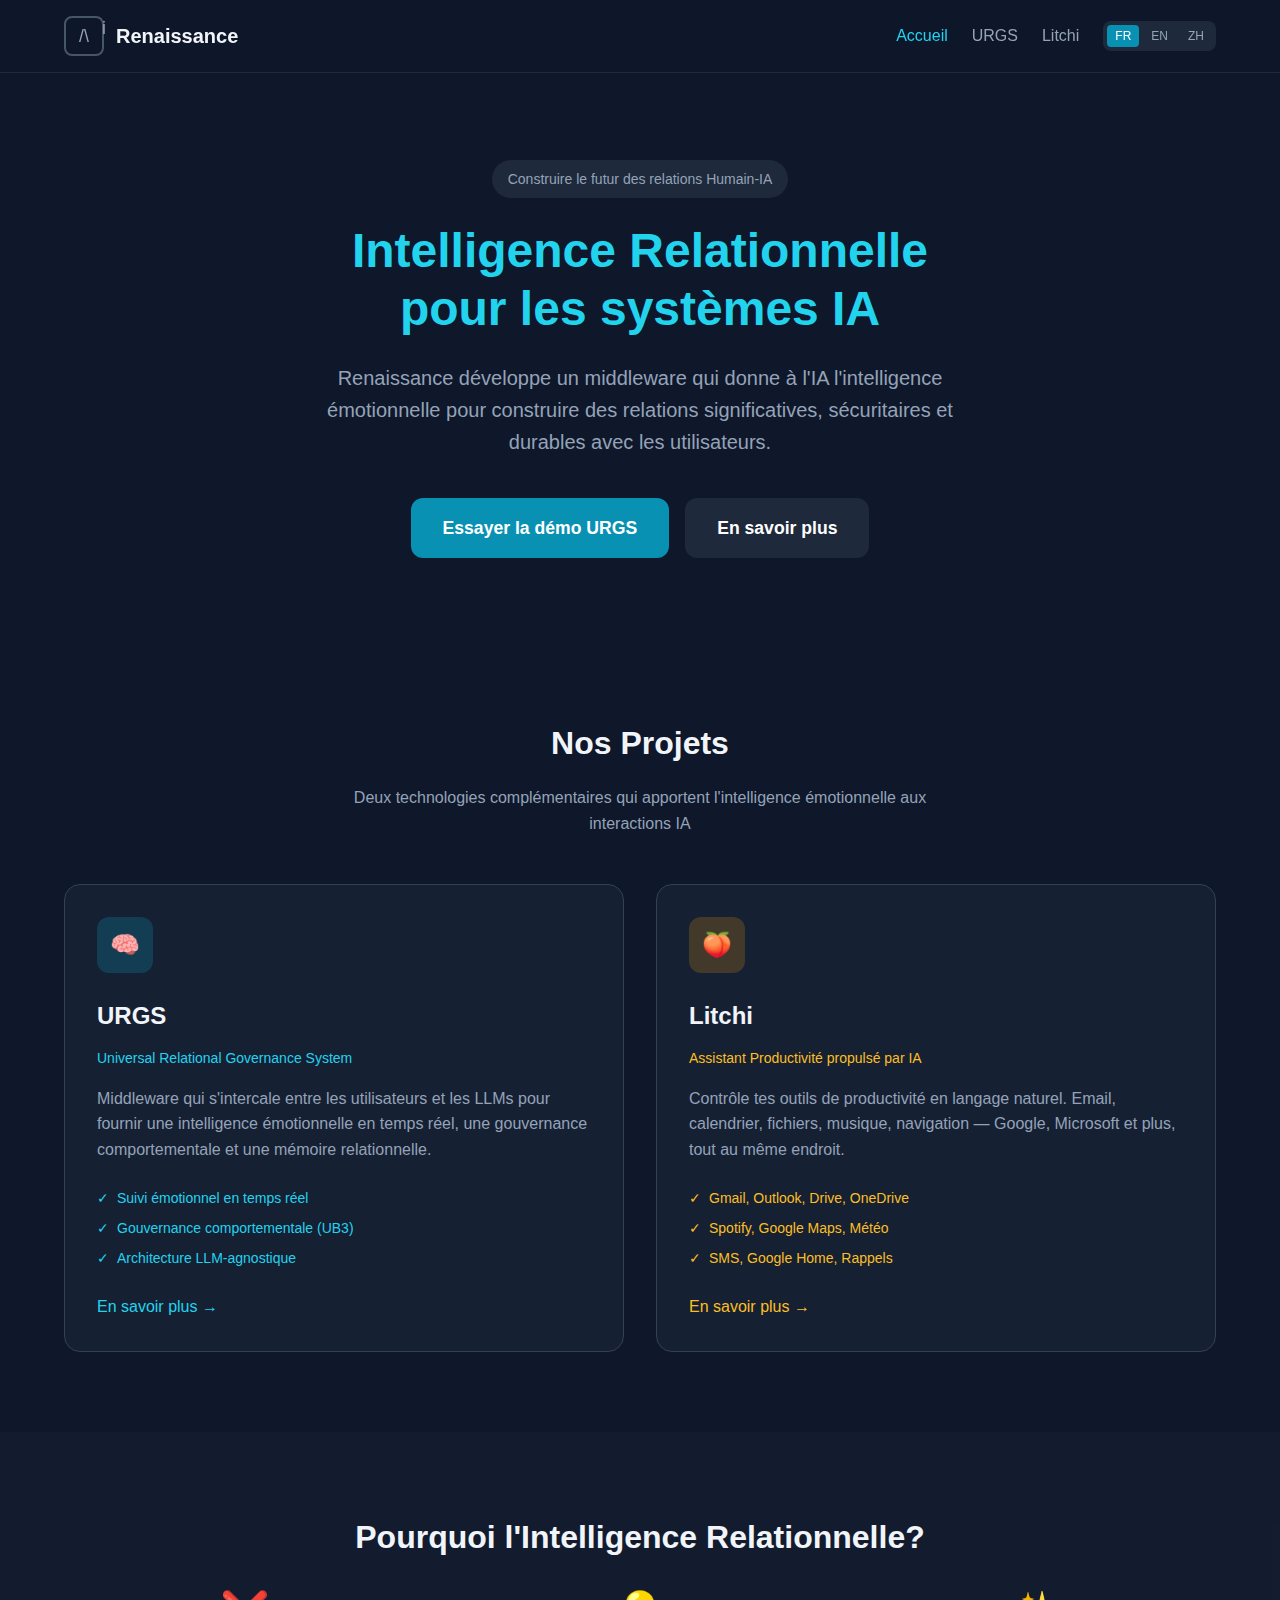
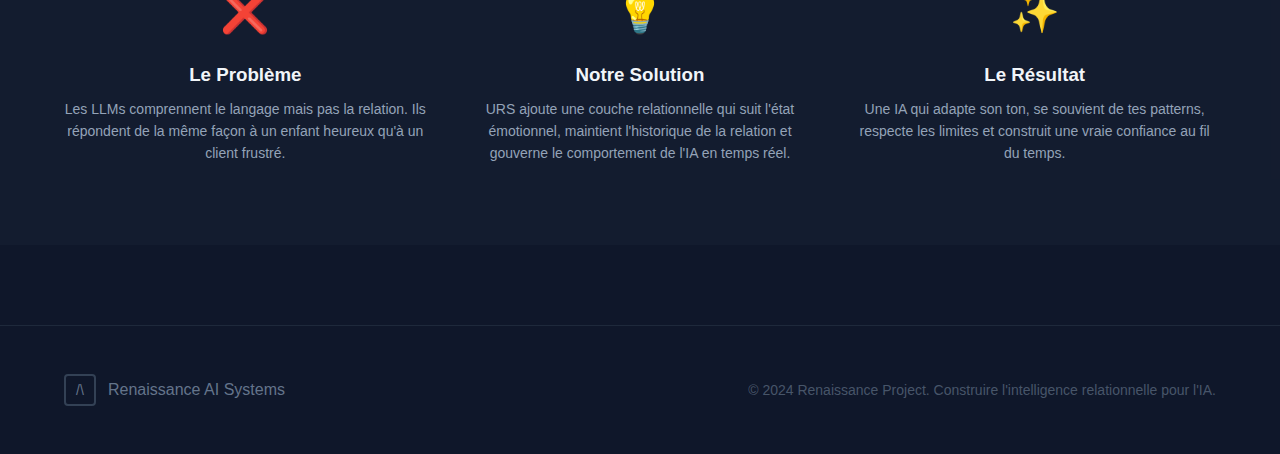
<file: index.html>
<!DOCTYPE html>
<html lang="fr">
<head>
  <meta charset="UTF-8">
  <meta name="viewport" content="width=device-width, initial-scale=1.0">
  <title>Renaissance Project - Intelligence Relationnelle pour l'IA</title>
  <meta name="description" content="Renaissance développe un middleware qui donne à l'IA l'intelligence émotionnelle pour construire des relations significatives avec les utilisateurs.">
  <link rel="stylesheet" href="styles.css">
</head>
<body>
  <!-- Navigation -->
  <nav class="nav">
    <div class="nav-container">
      <a href="index.html" class="nav-logo">
        <div class="nav-logo-icon">
          <span>/\</span>
          <span class="nav-logo-i">i</span>
        </div>
        <span class="nav-title">Renaissance</span>
      </a>
      
      <div class="nav-links">
        <a href="index.html" class="nav-link active" id="nav-home">Accueil</a>
        <a href="urgs.html" class="nav-link" id="nav-urgs">URGS</a>
        <a href="litchi.html" class="nav-link litchi" id="nav-litchi">Litchi</a>
        <div class="lang-selector">
          <button class="lang-btn" data-lang="fr">FR</button>
          <button class="lang-btn" data-lang="en">EN</button>
          <button class="lang-btn" data-lang="zh">ZH</button>
        </div>
      </div>
      
      <button class="mobile-menu-btn" onclick="toggleMobileMenu()">
        <span></span><span></span><span></span>
      </button>
    </div>
    
    <div class="mobile-nav" id="mobileNav">
      <div class="container">
        <a href="index.html" id="mobile-nav-home">Accueil</a>
        <a href="urgs.html" id="mobile-nav-urgs">URGS</a>
        <a href="litchi.html" id="mobile-nav-litchi">Litchi</a>
        <div class="lang-selector" style="margin-top: 1rem;">
          <button class="lang-btn" data-lang="fr">FR</button>
          <button class="lang-btn" data-lang="en">EN</button>
          <button class="lang-btn" data-lang="zh">ZH</button>
        </div>
      </div>
    </div>
  </nav>

  <main>
    <!-- Hero Section -->
    <section class="hero">
      <div class="container">
        <div class="hero-badge" id="hero-badge">Construire le futur des relations Humain-IA</div>
        <h1 class="hero-title">
          <span id="hero-title1">Intelligence Relationnelle</span><br>
          <span id="hero-title2">pour les systèmes IA</span>
        </h1>
        <p class="hero-subtitle" id="hero-subtitle">Renaissance développe un middleware qui donne à l'IA l'intelligence émotionnelle pour construire des relations significatives, sécuritaires et durables avec les utilisateurs.</p>
        <div class="hero-buttons">
          <a href="https://urgs.renaissanceproject.ca" class="btn btn-primary" id="hero-cta1">Essayer la démo URGS</a>
          <a href="urgs.html" class="btn btn-secondary" id="hero-cta2">En savoir plus</a>
        </div>
      </div>
    </section>

    <!-- Projects Section -->
    <section class="cards-section">
      <div class="container">
        <h2 class="section-title" id="projects-title">Nos Projets</h2>
        <p class="section-subtitle" id="projects-subtitle">Deux technologies complémentaires qui apportent l'intelligence émotionnelle aux interactions IA</p>
        
        <div class="cards-grid">
          <!-- URGS Card -->
          <div class="card">
            <div class="card-icon">🧠</div>
            <h3 class="card-title">URGS</h3>
            <p class="card-tagline" id="urgs-tagline">Universal Relational Governance System</p>
            <p class="card-description" id="urgs-desc">Middleware qui s'intercale entre les utilisateurs et les LLMs pour fournir une intelligence émotionnelle en temps réel, une gouvernance comportementale et une mémoire relationnelle.</p>
            <ul class="card-features">
              <li><span>✓</span> <span id="urgs-f1">Suivi émotionnel en temps réel</span></li>
              <li><span>✓</span> <span id="urgs-f2">Gouvernance comportementale (UB3)</span></li>
              <li><span>✓</span> <span id="urgs-f3">Architecture LLM-agnostique</span></li>
            </ul>
            <a href="urgs.html" class="card-link" id="urgs-link">En savoir plus →</a>
          </div>

          <!-- Litchi Card -->
          <div class="card litchi">
            <div class="card-icon">🍑</div>
            <h3 class="card-title">Litchi</h3>
            <p class="card-tagline" id="litchi-tagline">Assistant Productivité propulsé par IA</p>
            <p class="card-description" id="litchi-desc">Contrôle tes outils de productivité en langage naturel. Email, calendrier, fichiers, musique, navigation — Google, Microsoft et plus, tout au même endroit.</p>
            <ul class="card-features">
              <li><span>✓</span> <span id="litchi-f1">Gmail, Outlook, Drive, OneDrive</span></li>
              <li><span>✓</span> <span id="litchi-f2">Spotify, Google Maps, Météo</span></li>
              <li><span>✓</span> <span id="litchi-f3">SMS, Google Home, Rappels</span></li>
            </ul>
            <a href="litchi.html" class="card-link" id="litchi-link">En savoir plus →</a>
          </div>
        </div>
      </div>
    </section>

    <!-- Why Section -->
    <section class="why-section">
      <div class="container">
        <h2 class="section-title" id="why-title">Pourquoi l'Intelligence Relationnelle?</h2>
        <div class="why-grid">
          <div class="why-item">
            <div class="why-icon">❌</div>
            <h3 id="why-problem-title">Le Problème</h3>
            <p id="why-problem-text">Les LLMs comprennent le langage mais pas la relation. Ils répondent de la même façon à un enfant heureux qu'à un client frustré.</p>
          </div>
          <div class="why-item">
            <div class="why-icon">💡</div>
            <h3 id="why-solution-title">Notre Solution</h3>
            <p id="why-solution-text">URS ajoute une couche relationnelle qui suit l'état émotionnel, maintient l'historique de la relation et gouverne le comportement de l'IA en temps réel.</p>
          </div>
          <div class="why-item">
            <div class="why-icon">✨</div>
            <h3 id="why-result-title">Le Résultat</h3>
            <p id="why-result-text">Une IA qui adapte son ton, se souvient de tes patterns, respecte les limites et construit une vraie confiance au fil du temps.</p>
          </div>
        </div>
      </div>
    </section>
  </main>

  <!-- Footer -->
  <footer class="footer">
    <div class="footer-content">
      <div class="footer-logo">
        <div class="footer-logo-icon"><span>/\</span></div>
        <span class="footer-company" id="footer-company">Renaissance AI Systems</span>
      </div>
      <p class="footer-copyright" id="footer-copyright">© 2024 Renaissance Project. Construire l'intelligence relationnelle pour l'IA.</p>
    </div>
  </footer>

  <script src="i18n.js"></script>
  <script>
    function toggleMobileMenu() {
      document.getElementById('mobileNav').classList.toggle('open');
    }

    function updateContent() {
      // Nav
      document.getElementById('nav-home').textContent = t('nav.home');
      document.getElementById('nav-urgs').textContent = t('nav.urgs');
      document.getElementById('nav-litchi').textContent = t('nav.litchi');
      document.getElementById('mobile-nav-home').textContent = t('nav.home');
      document.getElementById('mobile-nav-urgs').textContent = t('nav.urgs');
      document.getElementById('mobile-nav-litchi').textContent = t('nav.litchi');
      
      // Hero
      document.getElementById('hero-badge').textContent = t('hero.badge');
      document.getElementById('hero-title1').textContent = t('hero.title1');
      document.getElementById('hero-title2').textContent = t('hero.title2');
      document.getElementById('hero-subtitle').textContent = t('hero.subtitle');
      document.getElementById('hero-cta1').textContent = t('hero.cta1');
      document.getElementById('hero-cta2').textContent = t('hero.cta2');
      
      // Projects
      document.getElementById('projects-title').textContent = t('projects.title');
      document.getElementById('projects-subtitle').textContent = t('projects.subtitle');
      document.getElementById('urgs-tagline').textContent = t('projects.urgs.tagline');
      document.getElementById('urgs-desc').textContent = t('projects.urgs.description');
      document.getElementById('urgs-f1').textContent = t('projects.urgs.f1');
      document.getElementById('urgs-f2').textContent = t('projects.urgs.f2');
      document.getElementById('urgs-f3').textContent = t('projects.urgs.f3');
      document.getElementById('urgs-link').textContent = t('projects.urgs.link');
      document.getElementById('litchi-tagline').textContent = t('projects.litchi.tagline');
      document.getElementById('litchi-desc').textContent = t('projects.litchi.description');
      document.getElementById('litchi-f1').textContent = t('projects.litchi.f1');
      document.getElementById('litchi-f2').textContent = t('projects.litchi.f2');
      document.getElementById('litchi-f3').textContent = t('projects.litchi.f3');
      document.getElementById('litchi-link').textContent = t('projects.litchi.link');
      
      // Why
      document.getElementById('why-title').textContent = t('why.title');
      document.getElementById('why-problem-title').textContent = t('why.problem.title');
      document.getElementById('why-problem-text').textContent = t('why.problem.text');
      document.getElementById('why-solution-title').textContent = t('why.solution.title');
      document.getElementById('why-solution-text').textContent = t('why.solution.text');
      document.getElementById('why-result-title').textContent = t('why.result.title');
      document.getElementById('why-result-text').textContent = t('why.result.text');
      
      // Footer
      document.getElementById('footer-company').textContent = t('footer.company');
      document.getElementById('footer-copyright').textContent = t('footer.copyright');
    }
  </script>
</body>
</html>
</file>
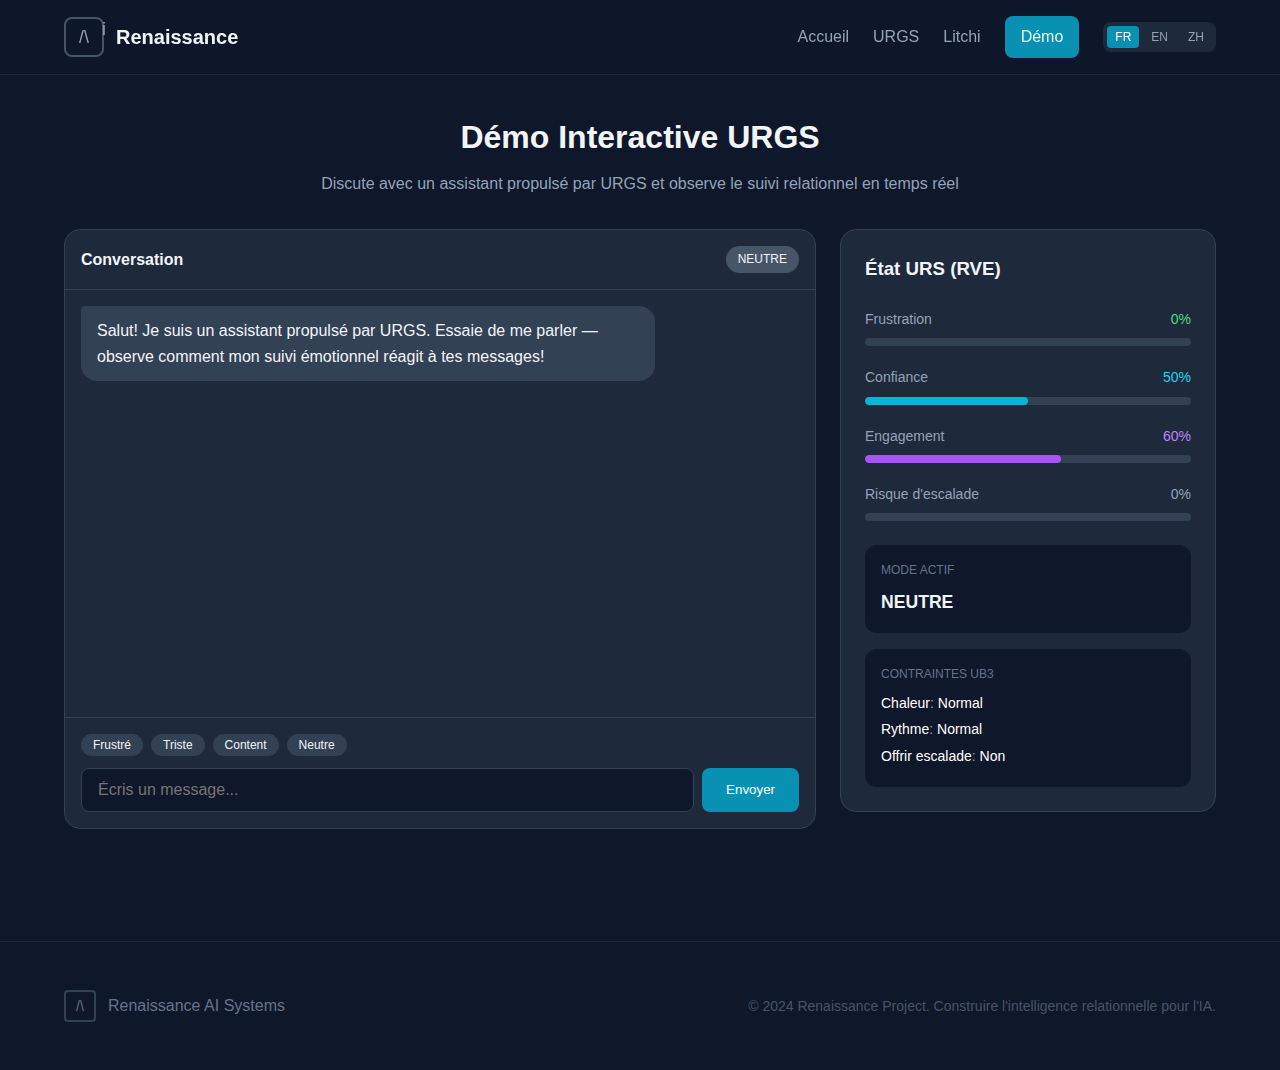
<file: demo.html>
<!DOCTYPE html>
<html lang="fr">
<head>
  <meta charset="UTF-8">
  <meta name="viewport" content="width=device-width, initial-scale=1.0">
  <title>Démo URGS - Interactive Demo | Renaissance Project</title>
  <meta name="description" content="Essayez la démo interactive de URGS et observez le suivi émotionnel en temps réel.">
  <link rel="stylesheet" href="styles.css">
</head>
<body>
  <!-- Navigation -->
  <nav class="nav">
    <div class="nav-container">
      <a href="index.html" class="nav-logo">
        <div class="nav-logo-icon">
          <span>/\</span>
          <span class="nav-logo-i">i</span>
        </div>
        <span class="nav-title">Renaissance</span>
      </a>
      <div class="nav-links">
        <a href="index.html" class="nav-link" id="nav-home">Accueil</a>
        <a href="urgs.html" class="nav-link" id="nav-urgs">URGS</a>
        <a href="litchi.html" class="nav-link litchi" id="nav-litchi">Litchi</a>
        <a href="https://urgs.renaissanceproject.ca" class="nav-btn" id="nav-demo">Démo</a>
        <div class="lang-selector">
          <button class="lang-btn" data-lang="fr">FR</button>
          <button class="lang-btn" data-lang="en">EN</button>
          <button class="lang-btn" data-lang="zh">ZH</button>
        </div>
      </div>
      <button class="mobile-menu-btn" onclick="toggleMobileMenu()">
        <span></span><span></span><span></span>
      </button>
    </div>
    <div class="mobile-nav" id="mobileNav">
      <div class="container">
        <a href="index.html" id="mobile-nav-home">Accueil</a>
        <a href="urgs.html" id="mobile-nav-urgs">URGS</a>
        <a href="litchi.html" id="mobile-nav-litchi">Litchi</a>
        <a href="https://urgs.renaissanceproject.ca" id="mobile-nav-demo">Démo</a>
        <div class="lang-selector" style="margin-top: 1rem;">
          <button class="lang-btn" data-lang="fr">FR</button>
          <button class="lang-btn" data-lang="en">EN</button>
          <button class="lang-btn" data-lang="zh">ZH</button>
        </div>
      </div>
    </div>
  </nav>

  <main>
    <div class="container" style="padding: 2rem 1.5rem;">
      <!-- Demo Header -->
      <div class="demo-header">
        <h1 class="demo-title" id="demo-title">Démo Interactive URGS</h1>
        <p class="demo-subtitle" id="demo-subtitle">Discute avec un assistant propulsé par URGS et observe le suivi relationnel en temps réel</p>
      </div>

      <!-- Demo Grid -->
      <div class="demo-grid">
        <!-- Chat Panel -->
        <div class="demo-chat">
          <div class="demo-chat-header">
            <span class="demo-chat-title" id="demo-conversation">Conversation</span>
            <span class="demo-mode-badge neutral" id="mode-badge">NEUTRE</span>
          </div>
          
          <div class="demo-messages" id="messages-container">
            <div class="demo-msg assistant" id="welcome-msg">Salut! Je suis un assistant propulsé par URGS. Essaie de me parler — observe comment mon suivi émotionnel réagit à tes messages!</div>
          </div>
          
          <div class="demo-input-area">
            <div class="demo-test-buttons">
              <button class="demo-test-btn" onclick="testMessage('frustrated')" id="test-frustrated">Frustré</button>
              <button class="demo-test-btn" onclick="testMessage('sad')" id="test-sad">Triste</button>
              <button class="demo-test-btn" onclick="testMessage('happy')" id="test-happy">Content</button>
              <button class="demo-test-btn" onclick="testMessage('neutral')" id="test-neutral">Neutre</button>
            </div>
            <form class="demo-input-form" onsubmit="handleSubmit(event)">
              <input type="text" class="demo-input" id="message-input" placeholder="Écris un message...">
              <button type="submit" class="demo-send-btn" id="send-btn">Envoyer</button>
            </form>
          </div>
        </div>

        <!-- State Panel -->
        <div class="demo-state">
          <h3 class="demo-state-title" id="state-title">État URS (RVE)</h3>
          
          <div class="demo-meters">
            <div class="demo-meter">
              <div class="demo-meter-header">
                <span class="demo-meter-label" id="label-frustration">Frustration</span>
                <span id="value-frustration" style="color: var(--green-400);">0%</span>
              </div>
              <div class="demo-meter-bar">
                <div class="demo-meter-fill frustration low" id="bar-frustration" style="width: 0%;"></div>
              </div>
            </div>
            
            <div class="demo-meter">
              <div class="demo-meter-header">
                <span class="demo-meter-label" id="label-trust">Confiance</span>
                <span id="value-trust" style="color: var(--cyan-400);">50%</span>
              </div>
              <div class="demo-meter-bar">
                <div class="demo-meter-fill trust" id="bar-trust" style="width: 50%;"></div>
              </div>
            </div>
            
            <div class="demo-meter">
              <div class="demo-meter-header">
                <span class="demo-meter-label" id="label-engagement">Engagement</span>
                <span id="value-engagement" style="color: var(--purple-400);">60%</span>
              </div>
              <div class="demo-meter-bar">
                <div class="demo-meter-fill engagement" id="bar-engagement" style="width: 60%;"></div>
              </div>
            </div>
            
            <div class="demo-meter">
              <div class="demo-meter-header">
                <span class="demo-meter-label" id="label-escalation">Risque d'escalade</span>
                <span id="value-escalation" style="color: var(--slate-400);">0%</span>
              </div>
              <div class="demo-meter-bar">
                <div class="demo-meter-fill escalation" id="bar-escalation" style="width: 0%;"></div>
              </div>
            </div>
          </div>

          <div class="demo-mode-box">
            <div class="demo-mode-label" id="mode-label">MODE ACTIF</div>
            <div class="demo-mode-value neutral" id="mode-value">NEUTRE</div>
          </div>

          <div class="demo-constraints-box">
            <div class="demo-constraints-label" id="constraints-label">CONTRAINTES UB3</div>
            <div class="demo-constraint"><span id="constraint-warmth-label">Chaleur</span>: <span id="constraint-warmth">Normal</span></div>
            <div class="demo-constraint"><span id="constraint-pace-label">Rythme</span>: <span id="constraint-pace">Normal</span></div>
            <div class="demo-constraint"><span id="constraint-escalation-label">Offrir escalade</span>: <span id="constraint-escalation">Non</span></div>
          </div>
        </div>
      </div>
    </div>
  </main>

  <!-- Footer -->
  <footer class="footer">
    <div class="footer-content">
      <div class="footer-logo">
        <div class="footer-logo-icon"><span>/\</span></div>
        <span class="footer-company" id="footer-company">Renaissance AI Systems</span>
      </div>
      <p class="footer-copyright" id="footer-copyright">© 2024 Renaissance Project. Construire l'intelligence relationnelle pour l'IA.</p>
    </div>
  </footer>

  <script src="i18n.js"></script>
  <script>
    // Demo State
    let state = { frustration: 0, trust: 50, engagement: 60, escalationRisk: 0 };
    let mode = 'NEUTRAL';
    let isTyping = false;

    function toggleMobileMenu() {
      document.getElementById('mobileNav').classList.toggle('open');
    }

    // Analyze input for emotional signals
    function analyzeInput(text) {
      const lower = text.toLowerCase();
      let frustrationDelta = 0, trustDelta = 0, engagementDelta = 5;
      
      // Frustration signals
      if (text === text.toUpperCase() && text.length > 3) frustrationDelta += 25;
      if (/ridicul|stupid|useless|荒谬|愚蠢/.test(lower)) frustrationDelta += 20;
      if (/again|already|repeat|encore|déjà|再/.test(lower)) frustrationDelta += 15;
      if (/angry|frustrat|annoyed|fâché|frustré|愤怒|沮丧/.test(lower)) frustrationDelta += 20;
      if ((text.match(/!/g) || []).length > 1) frustrationDelta += 10;
      
      // Positive signals
      if (/thank|merci|谢谢/.test(lower)) { frustrationDelta -= 15; trustDelta += 10; }
      if (/great|perfect|awesome|super|parfait|太好了/.test(lower)) { frustrationDelta -= 10; trustDelta += 5; }
      
      // Distress signals
      if (/sad|lonely|depress|triste|seul|孤独|悲伤/.test(lower)) { frustrationDelta += 5; engagementDelta += 10; }
      
      return { frustrationDelta, trustDelta, engagementDelta };
    }

    // Get mode based on state
    function getMode(f, e) {
      if (f > 70 || e > 70) return 'DE-ESCALATION';
      if (f > 40) return 'EMPATHETIC';
      if (f < 20) return 'FRIENDLY';
      return 'NEUTRAL';
    }

    // Update UI
    function updateUI() {
      // Update meters
      document.getElementById('value-frustration').textContent = Math.round(state.frustration) + '%';
      document.getElementById('value-trust').textContent = Math.round(state.trust) + '%';
      document.getElementById('value-engagement').textContent = Math.round(state.engagement) + '%';
      document.getElementById('value-escalation').textContent = Math.round(state.escalationRisk) + '%';
      
      document.getElementById('bar-frustration').style.width = state.frustration + '%';
      document.getElementById('bar-trust').style.width = state.trust + '%';
      document.getElementById('bar-engagement').style.width = state.engagement + '%';
      document.getElementById('bar-escalation').style.width = state.escalationRisk + '%';
      
      // Update frustration color
      const frustBar = document.getElementById('bar-frustration');
      const frustValue = document.getElementById('value-frustration');
      if (state.frustration > 60) {
        frustBar.className = 'demo-meter-fill frustration';
        frustValue.style.color = 'var(--red-400)';
      } else if (state.frustration > 30) {
        frustBar.className = 'demo-meter-fill frustration medium';
        frustValue.style.color = 'var(--amber-400)';
      } else {
        frustBar.className = 'demo-meter-fill frustration low';
        frustValue.style.color = 'var(--green-400)';
      }
      
      // Update escalation color
      const escBar = document.getElementById('bar-escalation');
      const escValue = document.getElementById('value-escalation');
      if (state.escalationRisk > 50) {
        escBar.className = 'demo-meter-fill escalation high';
        escValue.style.color = 'var(--red-400)';
      } else {
        escBar.className = 'demo-meter-fill escalation';
        escValue.style.color = 'var(--slate-400)';
      }
      
      // Update mode
      const modeValue = document.getElementById('mode-value');
      const modeBadge = document.getElementById('mode-badge');
      const modeText = t('demo.modes.' + mode);
      modeValue.textContent = modeText;
      modeBadge.textContent = modeText;
      
      modeValue.className = 'demo-mode-value ' + mode.toLowerCase().replace('-', '-');
      modeBadge.className = 'demo-mode-badge ' + mode.toLowerCase().replace('-', '-');
      
      // Update constraints
      const highWarmth = mode === 'DE-ESCALATION' || mode === 'EMPATHETIC';
      const slowPace = mode === 'DE-ESCALATION';
      const offerEsc = state.escalationRisk > 50;
      
      document.getElementById('constraint-warmth').textContent = highWarmth ? t('demo.values.high') : t('demo.values.normal');
      document.getElementById('constraint-pace').textContent = slowPace ? t('demo.values.slow') : t('demo.values.normal');
      document.getElementById('constraint-escalation').textContent = offerEsc ? t('demo.values.yes') : t('demo.values.no');
    }

    // Add message to chat
    function addMessage(content, role) {
      const container = document.getElementById('messages-container');
      const msg = document.createElement('div');
      msg.className = 'demo-msg ' + role;
      msg.textContent = content;
      container.appendChild(msg);
      container.scrollTop = container.scrollHeight;
    }

    // Show typing indicator
    function showTyping() {
      const container = document.getElementById('messages-container');
      const typing = document.createElement('div');
      typing.className = 'demo-typing';
      typing.id = 'typing-indicator';
      typing.innerHTML = '<span></span><span></span><span></span>';
      container.appendChild(typing);
      container.scrollTop = container.scrollHeight;
    }

    // Hide typing indicator
    function hideTyping() {
      const typing = document.getElementById('typing-indicator');
      if (typing) typing.remove();
    }

    // Handle message submission
    function handleSubmit(e) {
      e.preventDefault();
      const input = document.getElementById('message-input');
      const text = input.value.trim();
      if (!text || isTyping) return;
      
      // Add user message
      addMessage(text, 'user');
      input.value = '';
      
      // Analyze and update state
      const { frustrationDelta, trustDelta, engagementDelta } = analyzeInput(text);
      
      isTyping = true;
      showTyping();
      
      setTimeout(() => {
        // Update state
        state.frustration = Math.max(0, Math.min(100, state.frustration + frustrationDelta - 5));
        state.trust = Math.max(0, Math.min(100, state.trust + trustDelta));
        state.engagement = Math.max(0, Math.min(100, state.engagement + engagementDelta));
        state.escalationRisk = Math.max(0, Math.min(100, 
          state.frustration > 50 ? state.frustration * 0.8 : state.escalationRisk - 10
        ));
        
        // Get new mode
        mode = getMode(state.frustration, state.escalationRisk);
        
        // Update UI
        updateUI();
        
        // Add response
        hideTyping();
        const response = t('demo.responses.' + mode);
        addMessage(response, 'assistant');
        
        isTyping = false;
      }, 1000);
    }

    // Test message buttons
    function testMessage(type) {
      const input = document.getElementById('message-input');
      input.value = t('demo.testMessages.' + type);
      input.focus();
    }

    // Update page content for i18n
    function updateContent() {
      // Nav
      document.getElementById('nav-home').textContent = t('nav.home');
      document.getElementById('nav-urgs').textContent = t('nav.urgs');
      document.getElementById('nav-litchi').textContent = t('nav.litchi');
      document.getElementById('nav-demo').textContent = t('nav.demo');
      document.getElementById('mobile-nav-home').textContent = t('nav.home');
      document.getElementById('mobile-nav-urgs').textContent = t('nav.urgs');
      document.getElementById('mobile-nav-litchi').textContent = t('nav.litchi');
      document.getElementById('mobile-nav-demo').textContent = t('nav.demo');
      
      // Demo
      document.getElementById('demo-title').textContent = t('demo.title');
      document.getElementById('demo-subtitle').textContent = t('demo.subtitle');
      document.getElementById('demo-conversation').textContent = t('demo.conversation');
      document.getElementById('welcome-msg').textContent = t('demo.welcome');
      document.getElementById('message-input').placeholder = t('demo.placeholder');
      document.getElementById('send-btn').textContent = t('demo.send');
      
      // Test buttons
      document.getElementById('test-frustrated').textContent = t('demo.tests.frustrated');
      document.getElementById('test-sad').textContent = t('demo.tests.sad');
      document.getElementById('test-happy').textContent = t('demo.tests.happy');
      document.getElementById('test-neutral').textContent = t('demo.tests.neutral');
      
      // State panel
      document.getElementById('state-title').textContent = t('demo.state.title');
      document.getElementById('label-frustration').textContent = t('demo.state.frustration');
      document.getElementById('label-trust').textContent = t('demo.state.trust');
      document.getElementById('label-engagement').textContent = t('demo.state.engagement');
      document.getElementById('label-escalation').textContent = t('demo.state.escalation');
      document.getElementById('mode-label').textContent = t('demo.state.mode');
      document.getElementById('constraints-label').textContent = t('demo.state.constraints');
      document.getElementById('constraint-warmth-label').textContent = t('demo.state.warmth');
      document.getElementById('constraint-pace-label').textContent = t('demo.state.pace');
      document.getElementById('constraint-escalation-label').textContent = t('demo.state.offerEscalation');
      
      // Update UI with new translations
      updateUI();
      
      // Footer
      document.getElementById('footer-company').textContent = t('footer.company');
      document.getElementById('footer-copyright').textContent = t('footer.copyright');
    }
  </script>
</body>
</html>
</file>
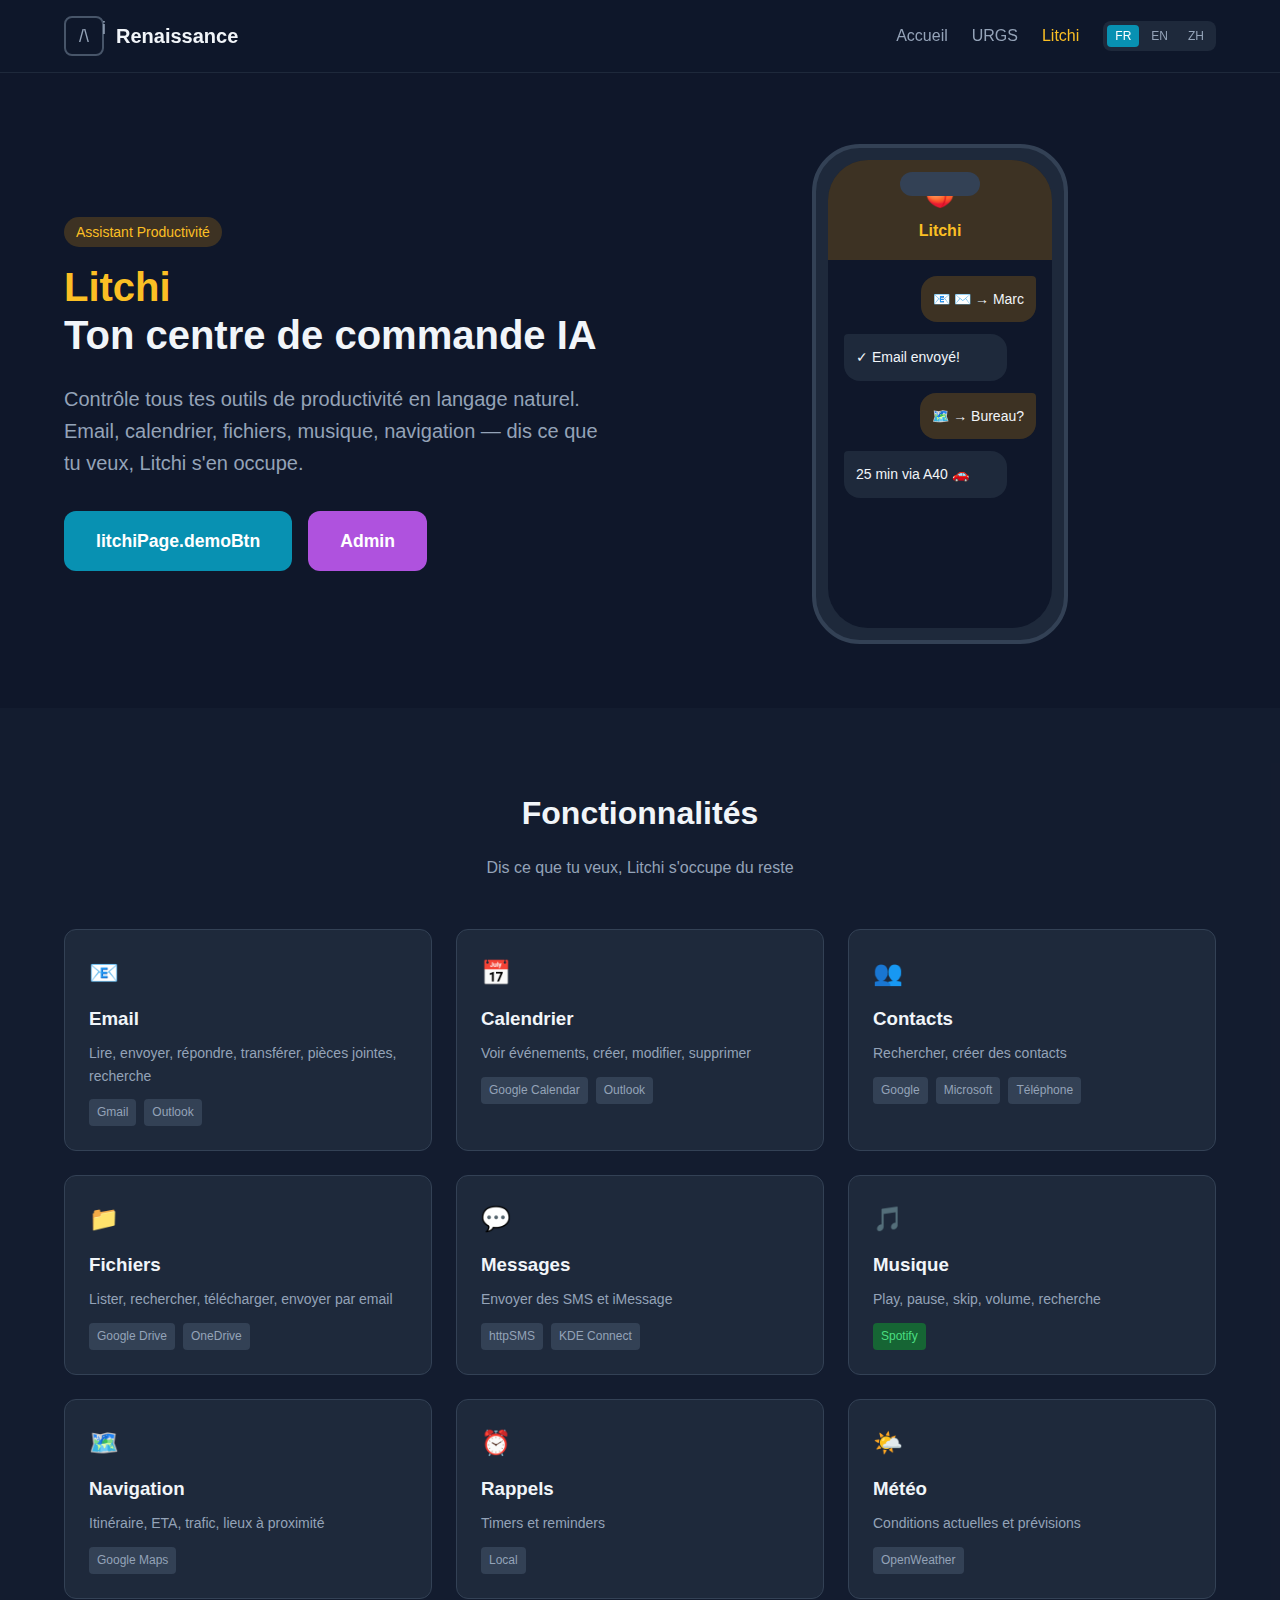
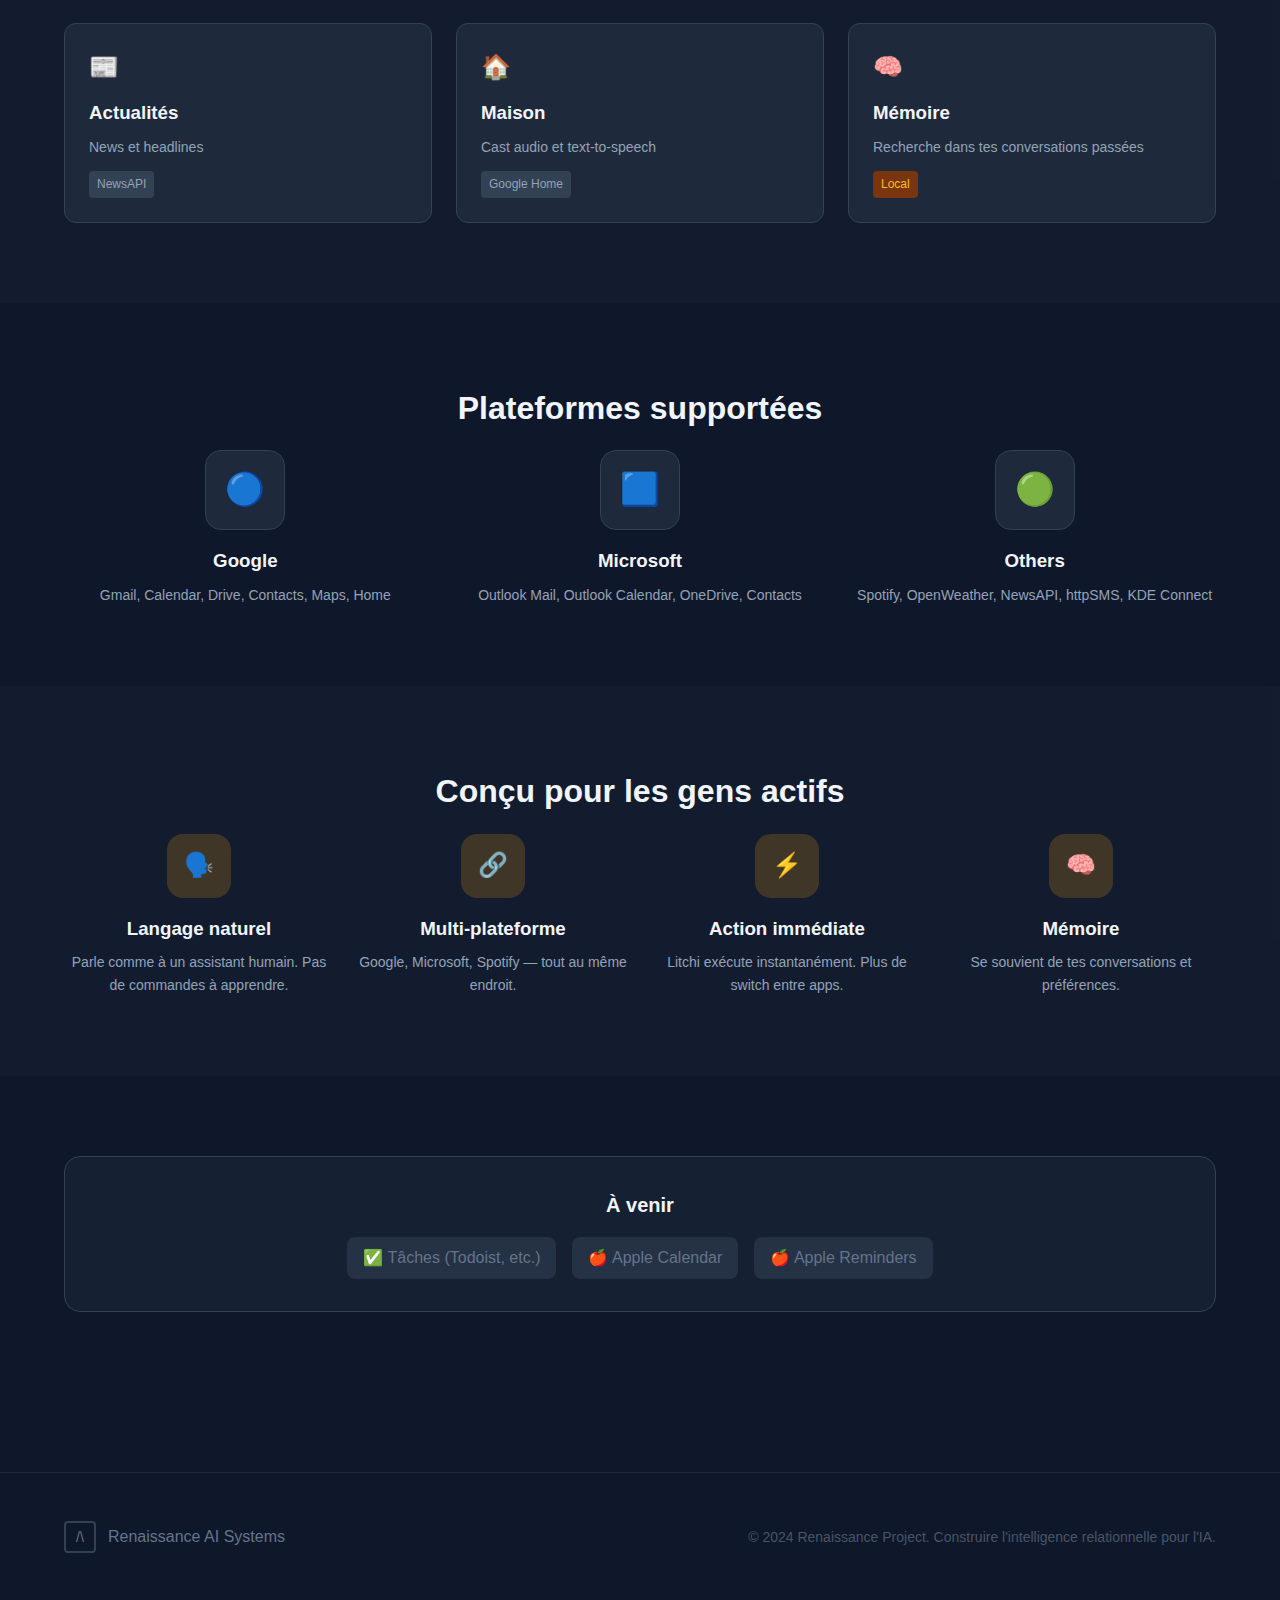
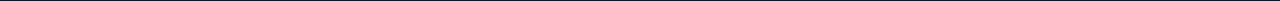
<file: litchi.html>
<!DOCTYPE html>
<html lang="fr">
<head>
  <meta charset="UTF-8">
  <meta name="viewport" content="width=device-width, initial-scale=1.0">
  <title>Litchi - Assistant Productivité IA | Renaissance Project</title>
  <meta name="description" content="Litchi - Contrôle tes outils de productivité en langage naturel. Email, calendrier, fichiers, musique et plus.">
  <link rel="stylesheet" href="styles.css">
</head>
<body>
  <!-- Navigation -->
  <nav class="nav">
    <div class="nav-container">
      <a href="index.html" class="nav-logo">
        <div class="nav-logo-icon">
          <span>/\</span>
          <span class="nav-logo-i">i</span>
        </div>
        <span class="nav-title">Renaissance</span>
      </a>
      <div class="nav-links">
        <a href="index.html" class="nav-link" id="nav-home">Accueil</a>
        <a href="urgs.html" class="nav-link" id="nav-urgs">URGS</a>
        <a href="litchi.html" class="nav-link litchi active" id="nav-litchi">Litchi</a>
        <div class="lang-selector">
          <button class="lang-btn" data-lang="fr">FR</button>
          <button class="lang-btn" data-lang="en">EN</button>
          <button class="lang-btn" data-lang="zh">ZH</button>
        </div>
      </div>
      <button class="mobile-menu-btn" onclick="toggleMobileMenu()">
        <span></span><span></span><span></span>
      </button>
    </div>
    <div class="mobile-nav" id="mobileNav">
      <div class="container">
        <a href="index.html" id="mobile-nav-home">Accueil</a>
        <a href="urgs.html" id="mobile-nav-urgs">URGS</a>
        <a href="litchi.html" id="mobile-nav-litchi">Litchi</a>
        <div class="lang-selector" style="margin-top: 1rem;">
          <button class="lang-btn" data-lang="fr">FR</button>
          <button class="lang-btn" data-lang="en">EN</button>
          <button class="lang-btn" data-lang="zh">ZH</button>
        </div>
      </div>
    </div>
  </nav>

  <main>
    <!-- Page Header -->
    <section class="container">
      <div class="page-header">
        <div class="page-header-content">
          <div class="page-badge amber" id="page-badge">Assistant Productivité</div>
          <h1 class="page-title"><span id="page-title1">Litchi</span><br><span id="page-title2" style="color: var(--slate-100);">Ton centre de commande IA</span></h1>
          <p class="page-subtitle" id="page-subtitle">Contrôle tous tes outils de productivité en langage naturel. Email, calendrier, fichiers, musique, navigation — dis ce que tu veux, Litchi s'en occupe.</p>
          <div style="display: flex; gap: 1rem; flex-wrap: wrap;">
            <a href="https://litchi.renaissanceproject.ca/pwa/" class="btn btn-primary" id="demo-btn">Essayer la démo</a>
            <a href="https://litchi.renaissanceproject.ca/pwa/admin.html" class="btn btn-secondary" style="background: #AF52DE;">Admin</a>
          </div>
        </div>
        <div class="page-header-visual">
          <div class="phone-mockup">
            <div class="phone-notch"></div>
            <div class="phone-screen">
              <div class="phone-header">
                <div class="phone-header-icon">🍑</div>
                <div class="phone-header-title">Litchi</div>
              </div>
              <div class="phone-messages">
                <div class="phone-msg user">📧 ✉️ → Marc</div>
                <div class="phone-msg assistant">✓ Email envoyé!</div>
                <div class="phone-msg user">🗺️ → Bureau?</div>
                <div class="phone-msg assistant">25 min via A40 🚗</div>
              </div>
            </div>
          </div>
        </div>
      </div>
    </section>

    <!-- Features Section -->
    <section class="why-section">
      <div class="container">
        <h2 class="section-title" id="features-title">Fonctionnalités</h2>
        <p class="section-subtitle" id="features-subtitle">Dis ce que tu veux, Litchi s'occupe du reste</p>
        <div class="features-grid">
          <div class="feature-card">
            <div class="feature-icon">📧</div>
            <h3 class="feature-title" id="email-title">Email</h3>
            <p class="feature-desc" id="email-desc">Lire, envoyer, répondre, transférer, pièces jointes, recherche</p>
            <div class="feature-tags"><span class="feature-tag">Gmail</span><span class="feature-tag">Outlook</span></div>
          </div>
          <div class="feature-card">
            <div class="feature-icon">📅</div>
            <h3 class="feature-title" id="calendar-title">Calendrier</h3>
            <p class="feature-desc" id="calendar-desc">Voir événements, créer, modifier, supprimer</p>
            <div class="feature-tags"><span class="feature-tag">Google Calendar</span><span class="feature-tag">Outlook</span></div>
          </div>
          <div class="feature-card">
            <div class="feature-icon">👥</div>
            <h3 class="feature-title" id="contacts-title">Contacts</h3>
            <p class="feature-desc" id="contacts-desc">Rechercher, créer des contacts</p>
            <div class="feature-tags"><span class="feature-tag">Google</span><span class="feature-tag">Microsoft</span><span class="feature-tag">Téléphone</span></div>
          </div>
          <div class="feature-card">
            <div class="feature-icon">📁</div>
            <h3 class="feature-title" id="files-title">Fichiers</h3>
            <p class="feature-desc" id="files-desc">Lister, rechercher, télécharger, envoyer par email</p>
            <div class="feature-tags"><span class="feature-tag">Google Drive</span><span class="feature-tag">OneDrive</span></div>
          </div>
          <div class="feature-card">
            <div class="feature-icon">💬</div>
            <h3 class="feature-title" id="messages-title">Messages</h3>
            <p class="feature-desc" id="messages-desc">Envoyer des SMS et iMessage</p>
            <div class="feature-tags"><span class="feature-tag">httpSMS</span><span class="feature-tag">KDE Connect</span></div>
          </div>
          <div class="feature-card">
            <div class="feature-icon">🎵</div>
            <h3 class="feature-title" id="music-title">Musique</h3>
            <p class="feature-desc" id="music-desc">Play, pause, skip, volume, recherche</p>
            <div class="feature-tags"><span class="feature-tag" style="background: #166534; color: #4ade80;">Spotify</span></div>
          </div>
          <div class="feature-card">
            <div class="feature-icon">🗺️</div>
            <h3 class="feature-title" id="navigation-title">Navigation</h3>
            <p class="feature-desc" id="navigation-desc">Itinéraire, ETA, trafic, lieux à proximité</p>
            <div class="feature-tags"><span class="feature-tag">Google Maps</span></div>
          </div>
          <div class="feature-card">
            <div class="feature-icon">⏰</div>
            <h3 class="feature-title" id="reminders-title">Rappels</h3>
            <p class="feature-desc" id="reminders-desc">Timers et reminders</p>
            <div class="feature-tags"><span class="feature-tag">Local</span></div>
          </div>
          <div class="feature-card">
            <div class="feature-icon">🌤️</div>
            <h3 class="feature-title" id="weather-title">Météo</h3>
            <p class="feature-desc" id="weather-desc">Conditions actuelles et prévisions</p>
            <div class="feature-tags"><span class="feature-tag">OpenWeather</span></div>
          </div>
          <div class="feature-card">
            <div class="feature-icon">📰</div>
            <h3 class="feature-title" id="news-title">Actualités</h3>
            <p class="feature-desc" id="news-desc">News et headlines</p>
            <div class="feature-tags"><span class="feature-tag">NewsAPI</span></div>
          </div>
          <div class="feature-card">
            <div class="feature-icon">🏠</div>
            <h3 class="feature-title" id="home-title">Maison</h3>
            <p class="feature-desc" id="home-desc">Cast audio et text-to-speech</p>
            <div class="feature-tags"><span class="feature-tag">Google Home</span></div>
          </div>
          <div class="feature-card">
            <div class="feature-icon">🧠</div>
            <h3 class="feature-title" id="memory-title">Mémoire</h3>
            <p class="feature-desc" id="memory-desc">Recherche dans tes conversations passées</p>
            <div class="feature-tags"><span class="feature-tag" style="background: #78350f; color: #fbbf24;">Local</span></div>
          </div>
        </div>
      </div>
    </section>

    <!-- Platforms Section -->
    <section class="cards-section">
      <div class="container">
        <h2 class="section-title" id="platforms-title">Plateformes supportées</h2>
        <div class="platforms-grid">
          <div>
            <div class="platform-icon">🔵</div>
            <h3 class="platform-title">Google</h3>
            <p class="platform-desc" id="platform-google">Gmail, Calendar, Drive, Contacts, Maps, Home</p>
          </div>
          <div>
            <div class="platform-icon">🟦</div>
            <h3 class="platform-title">Microsoft</h3>
            <p class="platform-desc" id="platform-microsoft">Outlook Mail, Outlook Calendar, OneDrive, Contacts</p>
          </div>
          <div>
            <div class="platform-icon">🟢</div>
            <h3 class="platform-title">Others</h3>
            <p class="platform-desc" id="platform-other">Spotify, OpenWeather, NewsAPI, httpSMS, KDE Connect</p>
          </div>
        </div>
      </div>
    </section>

    <!-- Benefits Section -->
    <section class="why-section">
      <div class="container">
        <h2 class="section-title" id="benefits-title">Conçu pour les gens actifs</h2>
        <div class="benefits-grid">
          <div>
            <div class="benefit-icon">🗣️</div>
            <h3 class="benefit-title" id="benefit-natural-title">Langage naturel</h3>
            <p class="benefit-desc" id="benefit-natural-text">Parle comme à un assistant humain. Pas de commandes à apprendre.</p>
          </div>
          <div>
            <div class="benefit-icon">🔗</div>
            <h3 class="benefit-title" id="benefit-multi-title">Multi-plateforme</h3>
            <p class="benefit-desc" id="benefit-multi-text">Google, Microsoft, Spotify — tout au même endroit.</p>
          </div>
          <div>
            <div class="benefit-icon">⚡</div>
            <h3 class="benefit-title" id="benefit-instant-title">Action immédiate</h3>
            <p class="benefit-desc" id="benefit-instant-text">Litchi exécute instantanément. Plus de switch entre apps.</p>
          </div>
          <div>
            <div class="benefit-icon">🧠</div>
            <h3 class="benefit-title" id="benefit-memory-title">Mémoire</h3>
            <p class="benefit-desc" id="benefit-memory-text">Se souvient de tes conversations et préférences.</p>
          </div>
        </div>
      </div>
    </section>

    <!-- Coming Soon -->
    <section class="cards-section">
      <div class="container">
        <div class="coming-soon-box">
          <h3 class="coming-soon-title" id="coming-title">À venir</h3>
          <div class="coming-soon-tags">
            <span class="coming-soon-tag">✅ <span id="coming-tasks">Tâches (Todoist, etc.)</span></span>
            <span class="coming-soon-tag">🍎 <span id="coming-applecal">Apple Calendar</span></span>
            <span class="coming-soon-tag">🍎 <span id="coming-applerem">Apple Reminders</span></span>
          </div>
        </div>
      </div>
    </section>
  </main>

  <!-- Footer -->
  <footer class="footer">
    <div class="footer-content">
      <div class="footer-logo">
        <div class="footer-logo-icon"><span>/\</span></div>
        <span class="footer-company" id="footer-company">Renaissance AI Systems</span>
      </div>
      <p class="footer-copyright" id="footer-copyright">© 2024 Renaissance Project. Construire l'intelligence relationnelle pour l'IA.</p>
    </div>
  </footer>

  <script src="i18n.js"></script>
  <script>
    function toggleMobileMenu() {
      document.getElementById('mobileNav').classList.toggle('open');
    }

    function updateContent() {
      // Nav
      document.getElementById('nav-home').textContent = t('nav.home');
      document.getElementById('nav-urgs').textContent = t('nav.urgs');
      document.getElementById('nav-litchi').textContent = t('nav.litchi');
      document.getElementById('mobile-nav-home').textContent = t('nav.home');
      document.getElementById('mobile-nav-urgs').textContent = t('nav.urgs');
      document.getElementById('mobile-nav-litchi').textContent = t('nav.litchi');
      
      // Page Header
      document.getElementById('page-badge').textContent = t('litchiPage.badge');
      document.getElementById('page-title1').textContent = t('litchiPage.title1');
      document.getElementById('page-title2').textContent = t('litchiPage.title2');
      document.getElementById('page-subtitle').textContent = t('litchiPage.subtitle');
      document.getElementById('demo-btn').textContent = t('litchiPage.demoBtn');
      
      // Features
      document.getElementById('features-title').textContent = t('litchiPage.features.title');
      document.getElementById('features-subtitle').textContent = t('litchiPage.features.subtitle');
      
      const features = ['email', 'calendar', 'contacts', 'files', 'messages', 'music', 'navigation', 'reminders', 'weather', 'news', 'home', 'memory'];
      features.forEach(f => {
        document.getElementById(f + '-title').textContent = t('litchiPage.features.' + f + '.title');
        document.getElementById(f + '-desc').textContent = t('litchiPage.features.' + f + '.desc');
      });
      
      // Platforms
      document.getElementById('platforms-title').textContent = t('litchiPage.platforms.title');
      document.getElementById('platform-google').textContent = t('litchiPage.platforms.google');
      document.getElementById('platform-microsoft').textContent = t('litchiPage.platforms.microsoft');
      document.getElementById('platform-other').textContent = t('litchiPage.platforms.other');
      
      // Benefits
      document.getElementById('benefits-title').textContent = t('litchiPage.benefits.title');
      document.getElementById('benefit-natural-title').textContent = t('litchiPage.benefits.natural.title');
      document.getElementById('benefit-natural-text').textContent = t('litchiPage.benefits.natural.text');
      document.getElementById('benefit-multi-title').textContent = t('litchiPage.benefits.multi.title');
      document.getElementById('benefit-multi-text').textContent = t('litchiPage.benefits.multi.text');
      document.getElementById('benefit-instant-title').textContent = t('litchiPage.benefits.instant.title');
      document.getElementById('benefit-instant-text').textContent = t('litchiPage.benefits.instant.text');
      document.getElementById('benefit-memory-title').textContent = t('litchiPage.benefits.memory.title');
      document.getElementById('benefit-memory-text').textContent = t('litchiPage.benefits.memory.text');
      
      // Coming Soon
      document.getElementById('coming-title').textContent = t('litchiPage.coming.title');
      document.getElementById('coming-tasks').textContent = t('litchiPage.coming.tasks');
      document.getElementById('coming-applecal').textContent = t('litchiPage.coming.appleCal');
      document.getElementById('coming-applerem').textContent = t('litchiPage.coming.appleRem');
      
      // Footer
      document.getElementById('footer-company').textContent = t('footer.company');
      document.getElementById('footer-copyright').textContent = t('footer.copyright');
    }
  </script>
</body>
</html>
</file>
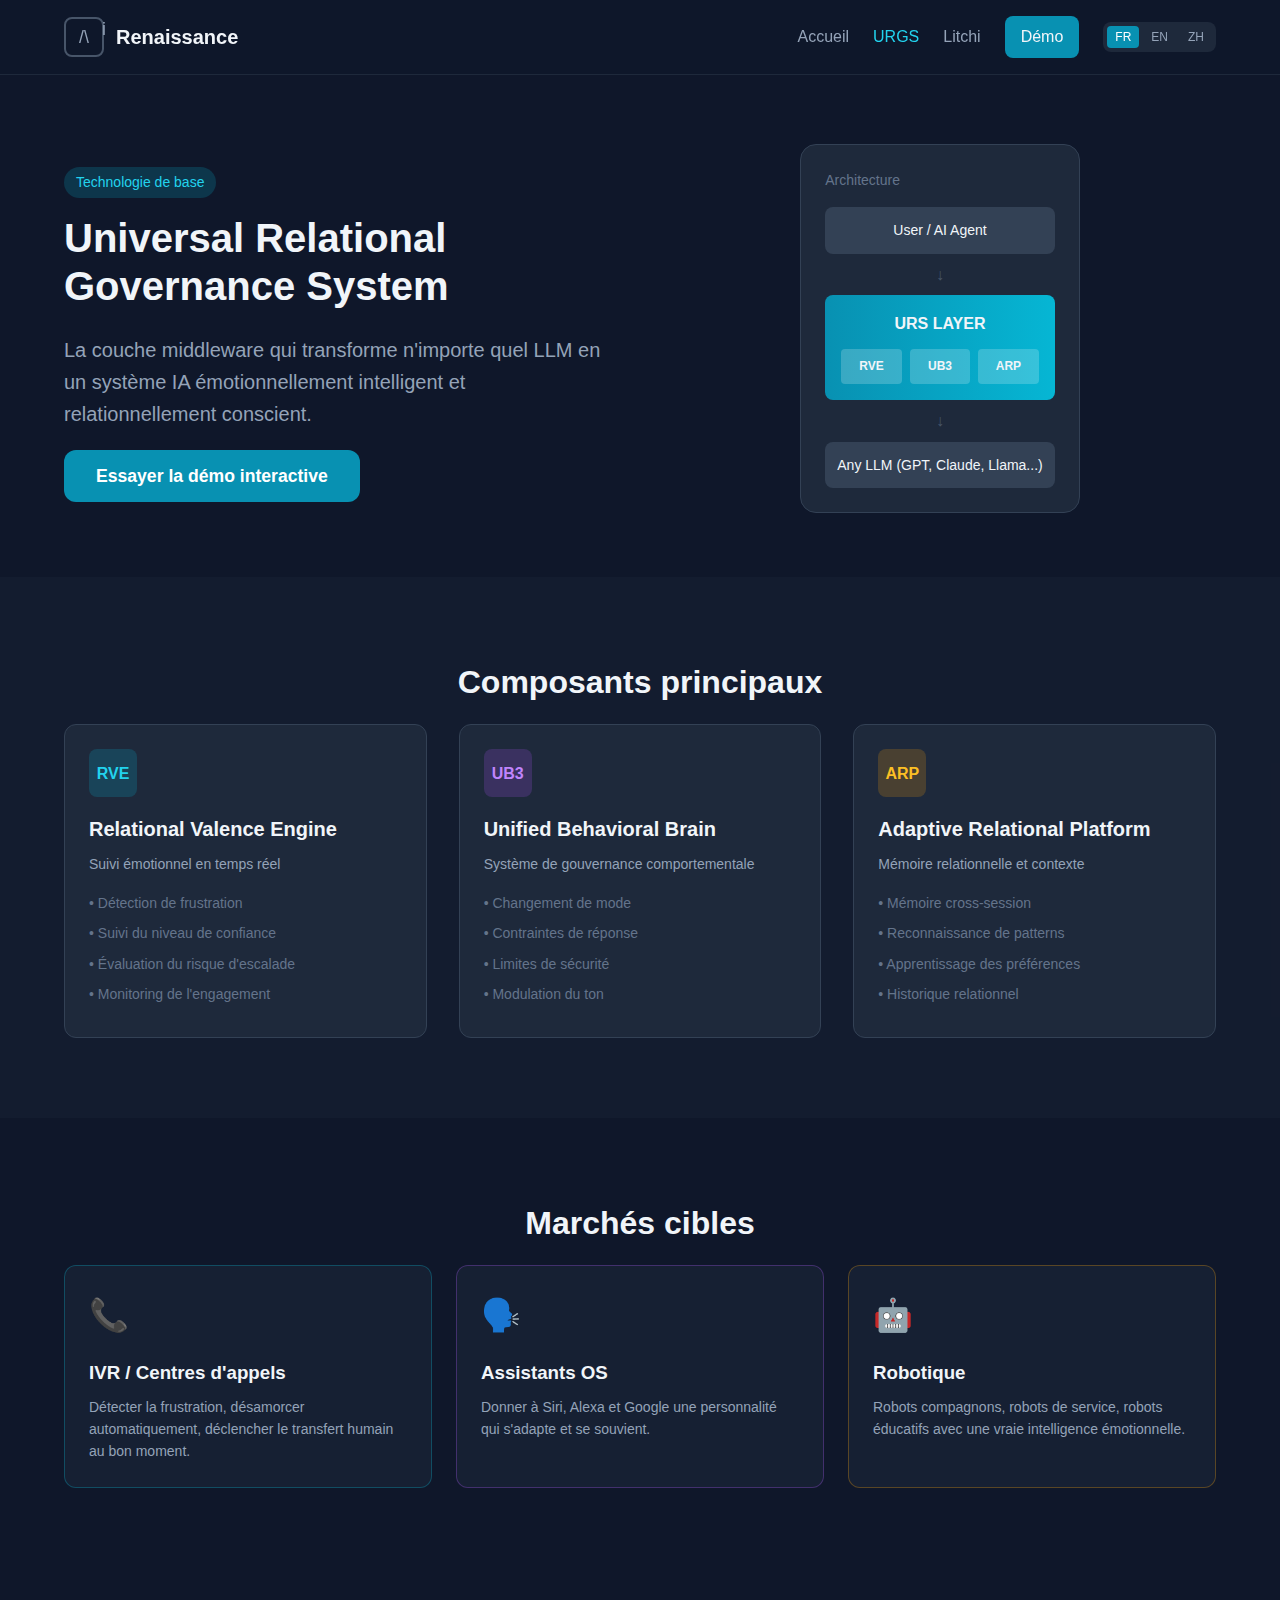
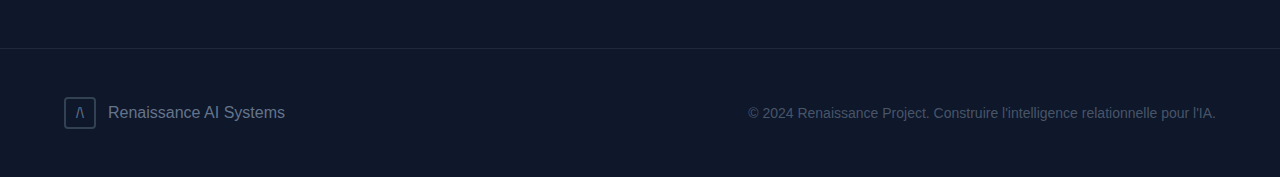
<file: urgs.html>
<!DOCTYPE html>
<html lang="fr">
<head>
  <meta charset="UTF-8">
  <meta name="viewport" content="width=device-width, initial-scale=1.0">
  <title>URGS - Universal Relational Governance System | Renaissance Project</title>
  <meta name="description" content="URGS - La couche middleware qui transforme n'importe quel LLM en un système IA émotionnellement intelligent.">
  <link rel="stylesheet" href="styles.css">
</head>
<body>
  <!-- Navigation -->
  <nav class="nav">
    <div class="nav-container">
      <a href="index.html" class="nav-logo">
        <div class="nav-logo-icon">
          <span>/\</span>
          <span class="nav-logo-i">i</span>
        </div>
        <span class="nav-title">Renaissance</span>
      </a>
      <div class="nav-links">
        <a href="index.html" class="nav-link" id="nav-home">Accueil</a>
        <a href="urgs.html" class="nav-link active" id="nav-urgs">URGS</a>
        <a href="litchi.html" class="nav-link litchi" id="nav-litchi">Litchi</a>
        <a href="https://urgs.renaissanceproject.ca" class="nav-btn" id="nav-demo">Démo</a>
        <div class="lang-selector">
          <button class="lang-btn" data-lang="fr">FR</button>
          <button class="lang-btn" data-lang="en">EN</button>
          <button class="lang-btn" data-lang="zh">ZH</button>
        </div>
      </div>
      <button class="mobile-menu-btn" onclick="toggleMobileMenu()">
        <span></span><span></span><span></span>
      </button>
    </div>
    <div class="mobile-nav" id="mobileNav">
      <div class="container">
        <a href="index.html" id="mobile-nav-home">Accueil</a>
        <a href="urgs.html" id="mobile-nav-urgs">URGS</a>
        <a href="litchi.html" id="mobile-nav-litchi">Litchi</a>
        <a href="https://urgs.renaissanceproject.ca" id="mobile-nav-demo">Démo</a>
        <div class="lang-selector" style="margin-top: 1rem;">
          <button class="lang-btn" data-lang="fr">FR</button>
          <button class="lang-btn" data-lang="en">EN</button>
          <button class="lang-btn" data-lang="zh">ZH</button>
        </div>
      </div>
    </div>
  </nav>

  <main>
    <!-- Page Header -->
    <section class="container">
      <div class="page-header">
        <div class="page-header-content">
          <div class="page-badge" id="page-badge">Technologie de base</div>
          <h1 class="page-title" id="page-title">Universal Relational Governance System</h1>
          <p class="page-subtitle" id="page-subtitle">La couche middleware qui transforme n'importe quel LLM en un système IA émotionnellement intelligent et relationnellement conscient.</p>
          <a href="https://urgs.renaissanceproject.ca" class="btn btn-primary" id="page-cta">Essayer la démo interactive</a>
        </div>
        <div class="page-header-visual">
          <div class="architecture-box">
            <div class="arch-label" id="arch-label">Architecture</div>
            <div class="arch-block">User / AI Agent</div>
            <div class="arch-arrow">↓</div>
            <div class="arch-urs">
              <div class="arch-urs-title">URS LAYER</div>
              <div class="arch-urs-components">
                <div class="arch-component">RVE</div>
                <div class="arch-component">UB3</div>
                <div class="arch-component">ARP</div>
              </div>
            </div>
            <div class="arch-arrow">↓</div>
            <div class="arch-block">Any LLM (GPT, Claude, Llama...)</div>
          </div>
        </div>
      </div>
    </section>

    <!-- Components Section -->
    <section class="why-section">
      <div class="container">
        <h2 class="section-title" id="components-title">Composants principaux</h2>
        <div class="components-grid">
          <div class="component-card">
            <div class="component-icon cyan" id="rve-name">RVE</div>
            <h3 class="component-title" id="rve-title">Relational Valence Engine</h3>
            <p class="component-subtitle" id="rve-subtitle">Suivi émotionnel en temps réel</p>
            <ul class="component-features">
              <li id="rve-f1">• Détection de frustration</li>
              <li id="rve-f2">• Suivi du niveau de confiance</li>
              <li id="rve-f3">• Évaluation du risque d'escalade</li>
              <li id="rve-f4">• Monitoring de l'engagement</li>
            </ul>
          </div>
          <div class="component-card">
            <div class="component-icon purple" id="ub3-name">UB3</div>
            <h3 class="component-title" id="ub3-title">Unified Behavioral Brain</h3>
            <p class="component-subtitle" id="ub3-subtitle">Système de gouvernance comportementale</p>
            <ul class="component-features">
              <li id="ub3-f1">• Changement de mode</li>
              <li id="ub3-f2">• Contraintes de réponse</li>
              <li id="ub3-f3">• Limites de sécurité</li>
              <li id="ub3-f4">• Modulation du ton</li>
            </ul>
          </div>
          <div class="component-card">
            <div class="component-icon amber" id="arp-name">ARP</div>
            <h3 class="component-title" id="arp-title">Adaptive Relational Platform</h3>
            <p class="component-subtitle" id="arp-subtitle">Mémoire relationnelle et contexte</p>
            <ul class="component-features">
              <li id="arp-f1">• Mémoire cross-session</li>
              <li id="arp-f2">• Reconnaissance de patterns</li>
              <li id="arp-f3">• Apprentissage des préférences</li>
              <li id="arp-f4">• Historique relationnel</li>
            </ul>
          </div>
        </div>
      </div>
    </section>

    <!-- Markets Section -->
    <section class="cards-section">
      <div class="container">
        <h2 class="section-title" id="markets-title">Marchés cibles</h2>
        <div class="markets-grid">
          <div class="market-card cyan">
            <div class="market-icon">📞</div>
            <h3 class="market-title" id="ivr-title">IVR / Centres d'appels</h3>
            <p class="market-desc" id="ivr-text">Détecter la frustration, désamorcer automatiquement, déclencher le transfert humain au bon moment.</p>
          </div>
          <div class="market-card purple">
            <div class="market-icon">🗣️</div>
            <h3 class="market-title" id="os-title">Assistants OS</h3>
            <p class="market-desc" id="os-text">Donner à Siri, Alexa et Google une personnalité qui s'adapte et se souvient.</p>
          </div>
          <div class="market-card amber">
            <div class="market-icon">🤖</div>
            <h3 class="market-title" id="robotics-title">Robotique</h3>
            <p class="market-desc" id="robotics-text">Robots compagnons, robots de service, robots éducatifs avec une vraie intelligence émotionnelle.</p>
          </div>
        </div>
      </div>
    </section>
  </main>

  <!-- Footer -->
  <footer class="footer">
    <div class="footer-content">
      <div class="footer-logo">
        <div class="footer-logo-icon"><span>/\</span></div>
        <span class="footer-company" id="footer-company">Renaissance AI Systems</span>
      </div>
      <p class="footer-copyright" id="footer-copyright">© 2024 Renaissance Project. Construire l'intelligence relationnelle pour l'IA.</p>
    </div>
  </footer>

  <script src="i18n.js"></script>
  <script>
    function toggleMobileMenu() {
      document.getElementById('mobileNav').classList.toggle('open');
    }

    function updateContent() {
      // Nav
      document.getElementById('nav-home').textContent = t('nav.home');
      document.getElementById('nav-urgs').textContent = t('nav.urgs');
      document.getElementById('nav-litchi').textContent = t('nav.litchi');
      document.getElementById('nav-demo').textContent = t('nav.demo');
      document.getElementById('mobile-nav-home').textContent = t('nav.home');
      document.getElementById('mobile-nav-urgs').textContent = t('nav.urgs');
      document.getElementById('mobile-nav-litchi').textContent = t('nav.litchi');
      document.getElementById('mobile-nav-demo').textContent = t('nav.demo');
      
      // Page Header
      document.getElementById('page-badge').textContent = t('urgsPage.badge');
      document.getElementById('page-title').textContent = t('urgsPage.title');
      document.getElementById('page-subtitle').textContent = t('urgsPage.subtitle');
      document.getElementById('page-cta').textContent = t('urgsPage.cta');
      document.getElementById('arch-label').textContent = t('urgsPage.architecture');
      
      // Components
      document.getElementById('components-title').textContent = t('urgsPage.components.title');
      document.getElementById('rve-name').textContent = t('urgsPage.components.rve.name');
      document.getElementById('rve-title').textContent = t('urgsPage.components.rve.title');
      document.getElementById('rve-subtitle').textContent = t('urgsPage.components.rve.subtitle');
      document.getElementById('rve-f1').textContent = '• ' + t('urgsPage.components.rve.f1');
      document.getElementById('rve-f2').textContent = '• ' + t('urgsPage.components.rve.f2');
      document.getElementById('rve-f3').textContent = '• ' + t('urgsPage.components.rve.f3');
      document.getElementById('rve-f4').textContent = '• ' + t('urgsPage.components.rve.f4');
      
      document.getElementById('ub3-name').textContent = t('urgsPage.components.ub3.name');
      document.getElementById('ub3-title').textContent = t('urgsPage.components.ub3.title');
      document.getElementById('ub3-subtitle').textContent = t('urgsPage.components.ub3.subtitle');
      document.getElementById('ub3-f1').textContent = '• ' + t('urgsPage.components.ub3.f1');
      document.getElementById('ub3-f2').textContent = '• ' + t('urgsPage.components.ub3.f2');
      document.getElementById('ub3-f3').textContent = '• ' + t('urgsPage.components.ub3.f3');
      document.getElementById('ub3-f4').textContent = '• ' + t('urgsPage.components.ub3.f4');
      
      document.getElementById('arp-name').textContent = t('urgsPage.components.arp.name');
      document.getElementById('arp-title').textContent = t('urgsPage.components.arp.title');
      document.getElementById('arp-subtitle').textContent = t('urgsPage.components.arp.subtitle');
      document.getElementById('arp-f1').textContent = '• ' + t('urgsPage.components.arp.f1');
      document.getElementById('arp-f2').textContent = '• ' + t('urgsPage.components.arp.f2');
      document.getElementById('arp-f3').textContent = '• ' + t('urgsPage.components.arp.f3');
      document.getElementById('arp-f4').textContent = '• ' + t('urgsPage.components.arp.f4');
      
      // Markets
      document.getElementById('markets-title').textContent = t('urgsPage.markets.title');
      document.getElementById('ivr-title').textContent = t('urgsPage.markets.ivr.title');
      document.getElementById('ivr-text').textContent = t('urgsPage.markets.ivr.text');
      document.getElementById('os-title').textContent = t('urgsPage.markets.os.title');
      document.getElementById('os-text').textContent = t('urgsPage.markets.os.text');
      document.getElementById('robotics-title').textContent = t('urgsPage.markets.robotics.title');
      document.getElementById('robotics-text').textContent = t('urgsPage.markets.robotics.text');
      
      // Footer
      document.getElementById('footer-company').textContent = t('footer.company');
      document.getElementById('footer-copyright').textContent = t('footer.copyright');
    }
  </script>
</body>
</html>
</file>
<file: styles.css>
/* Renaissance Project - Main Styles */
:root {
  --slate-100: #f1f5f9;
  --slate-400: #94a3b8;
  --slate-500: #64748b;
  --slate-600: #475569;
  --slate-700: #334155;
  --slate-800: #1e293b;
  --slate-900: #0f172a;
  --cyan-400: #22d3ee;
  --cyan-500: #06b6d4;
  --cyan-600: #0891b2;
  --amber-400: #fbbf24;
  --amber-500: #f59e0b;
  --purple-400: #c084fc;
  --purple-500: #a855f7;
  --green-400: #4ade80;
  --green-500: #22c55e;
  --green-600: #16a34a;
  --red-400: #f87171;
  --red-500: #ef4444;
  --red-600: #dc2626;
}

* {
  margin: 0;
  padding: 0;
  box-sizing: border-box;
}

html {
  scroll-behavior: smooth;
}

body {
  font-family: -apple-system, BlinkMacSystemFont, 'Segoe UI', Roboto, Oxygen, Ubuntu, sans-serif;
  background-color: var(--slate-900);
  color: var(--slate-100);
  line-height: 1.6;
}

a {
  text-decoration: none;
  color: inherit;
}

/* Navigation */
.nav {
  position: fixed;
  top: 0;
  left: 0;
  right: 0;
  z-index: 50;
  background: rgba(15, 23, 42, 0.95);
  backdrop-filter: blur(8px);
  border-bottom: 1px solid var(--slate-800);
}

.nav-container {
  max-width: 1200px;
  margin: 0 auto;
  padding: 1rem 1.5rem;
  display: flex;
  align-items: center;
  justify-content: space-between;
}

.nav-logo {
  display: flex;
  align-items: center;
  gap: 0.75rem;
  cursor: pointer;
  transition: opacity 0.2s;
}

.nav-logo:hover {
  opacity: 0.8;
}

.nav-logo-icon {
  width: 40px;
  height: 40px;
  border: 2px solid var(--slate-600);
  border-radius: 8px;
  display: flex;
  align-items: center;
  justify-content: center;
  position: relative;
}

.nav-logo-icon span {
  color: var(--slate-400);
  font-weight: 300;
  font-size: 1.1rem;
}

.nav-logo-i {
  position: absolute;
  right: -4px;
  top: -4px;
  font-size: 0.7rem;
  font-weight: bold;
  color: var(--slate-600);
}

.nav-title {
  font-size: 1.25rem;
  font-weight: 600;
}

.nav-links {
  display: flex;
  align-items: center;
  gap: 1.5rem;
}

.nav-link {
  color: var(--slate-400);
  transition: color 0.2s;
  cursor: pointer;
}

.nav-link:hover {
  color: var(--cyan-400);
}

.nav-link.active {
  color: var(--cyan-400);
}

.nav-link.litchi:hover, .nav-link.litchi.active {
  color: var(--amber-400);
}

.nav-btn {
  padding: 0.5rem 1rem;
  background: var(--cyan-600);
  border-radius: 8px;
  font-weight: 500;
  transition: background 0.2s;
}

.nav-btn:hover {
  background: var(--cyan-500);
}

/* Language Selector */
.lang-selector {
  display: flex;
  gap: 4px;
  background: var(--slate-800);
  padding: 4px;
  border-radius: 8px;
}

.lang-btn {
  padding: 4px 8px;
  border: none;
  background: transparent;
  color: var(--slate-400);
  font-size: 0.75rem;
  font-weight: 500;
  border-radius: 4px;
  cursor: pointer;
  transition: all 0.2s;
}

.lang-btn:hover {
  color: white;
}

.lang-btn.active {
  background: var(--cyan-600);
  color: white;
}

/* Main Content */
main {
  padding-top: 80px;
}

.container {
  max-width: 1200px;
  margin: 0 auto;
  padding: 0 1.5rem;
}

/* Hero Section */
.hero {
  padding: 5rem 0;
  text-align: center;
}

.hero-badge {
  display: inline-block;
  padding: 0.5rem 1rem;
  background: var(--slate-800);
  border-radius: 9999px;
  font-size: 0.875rem;
  color: var(--slate-400);
  margin-bottom: 1.5rem;
}

.hero-title {
  font-size: 3rem;
  font-weight: 700;
  line-height: 1.2;
  margin-bottom: 1.5rem;
}

.hero-title span {
  color: var(--cyan-400);
}

.hero-subtitle {
  font-size: 1.25rem;
  color: var(--slate-400);
  max-width: 700px;
  margin: 0 auto 2.5rem;
}

.hero-buttons {
  display: flex;
  gap: 1rem;
  justify-content: center;
  flex-wrap: wrap;
}

.btn {
  padding: 1rem 2rem;
  border-radius: 12px;
  font-weight: 600;
  font-size: 1.1rem;
  cursor: pointer;
  transition: all 0.2s;
  border: none;
}

.btn-primary {
  background: var(--cyan-600);
  color: white;
}

.btn-primary:hover {
  background: var(--cyan-500);
}

.btn-secondary {
  background: var(--slate-800);
  color: white;
}

.btn-secondary:hover {
  background: var(--slate-700);
}

.btn-disabled {
  background: var(--slate-700);
  color: var(--slate-400);
  cursor: not-allowed;
}

/* Cards Grid */
.cards-section {
  padding: 5rem 0;
}

.section-title {
  font-size: 2rem;
  font-weight: 700;
  text-align: center;
  margin-bottom: 1rem;
}

.section-subtitle {
  color: var(--slate-400);
  text-align: center;
  margin-bottom: 3rem;
  max-width: 600px;
  margin-left: auto;
  margin-right: auto;
}

.cards-grid {
  display: grid;
  grid-template-columns: repeat(auto-fit, minmax(300px, 1fr));
  gap: 2rem;
}

.card {
  background: rgba(30, 41, 59, 0.5);
  border: 1px solid var(--slate-700);
  border-radius: 16px;
  padding: 2rem;
  transition: border-color 0.2s;
}

.card:hover {
  border-color: rgba(6, 182, 212, 0.5);
}

.card.litchi:hover {
  border-color: rgba(245, 158, 11, 0.5);
}

.card-icon {
  width: 56px;
  height: 56px;
  background: rgba(6, 182, 212, 0.2);
  border-radius: 12px;
  display: flex;
  align-items: center;
  justify-content: center;
  font-size: 1.5rem;
  margin-bottom: 1.5rem;
}

.card.litchi .card-icon {
  background: rgba(245, 158, 11, 0.2);
}

.card-title {
  font-size: 1.5rem;
  font-weight: 700;
  margin-bottom: 0.75rem;
}

.card-tagline {
  color: var(--cyan-400);
  font-size: 0.875rem;
  margin-bottom: 1rem;
}

.card.litchi .card-tagline {
  color: var(--amber-400);
}

.card-description {
  color: var(--slate-400);
  margin-bottom: 1.5rem;
}

.card-features {
  list-style: none;
  margin-bottom: 1.5rem;
}

.card-features li {
  display: flex;
  align-items: center;
  gap: 0.5rem;
  font-size: 0.875rem;
  color: var(--slate-400);
  margin-bottom: 0.5rem;
}

.card-features li span {
  color: var(--cyan-400);
}

.card.litchi .card-features li span {
  color: var(--amber-400);
}

.card-link {
  color: var(--cyan-400);
  font-weight: 500;
  cursor: pointer;
  transition: color 0.2s;
}

.card-link:hover {
  color: var(--cyan-500);
}

.card.litchi .card-link {
  color: var(--amber-400);
}

.card.litchi .card-link:hover {
  color: var(--amber-500);
}

/* Why Section */
.why-section {
  background: rgba(30, 41, 59, 0.3);
  padding: 5rem 0;
}

.why-grid {
  display: grid;
  grid-template-columns: repeat(auto-fit, minmax(250px, 1fr));
  gap: 2rem;
  text-align: center;
}

.why-item h3 {
  font-weight: 600;
  margin: 1rem 0 0.5rem;
}

.why-item p {
  color: var(--slate-400);
  font-size: 0.875rem;
}

.why-icon {
  font-size: 2.5rem;
}

/* Features Grid (Litchi) */
.features-grid {
  display: grid;
  grid-template-columns: repeat(auto-fit, minmax(280px, 1fr));
  gap: 1.5rem;
}

.feature-card {
  background: var(--slate-800);
  border: 1px solid var(--slate-700);
  border-radius: 12px;
  padding: 1.5rem;
}

.feature-icon {
  font-size: 1.5rem;
  margin-bottom: 0.75rem;
}

.feature-title {
  font-weight: 600;
  margin-bottom: 0.5rem;
}

.feature-desc {
  color: var(--slate-400);
  font-size: 0.875rem;
  margin-bottom: 0.75rem;
}

.feature-tags {
  display: flex;
  flex-wrap: wrap;
  gap: 0.5rem;
}

.feature-tag {
  font-size: 0.75rem;
  padding: 0.25rem 0.5rem;
  background: var(--slate-700);
  border-radius: 4px;
  color: var(--slate-400);
}

/* Page Header */
.page-header {
  padding: 4rem 0;
  display: flex;
  flex-direction: column;
  gap: 3rem;
}

@media (min-width: 768px) {
  .page-header {
    flex-direction: row;
    align-items: center;
  }
}

.page-header-content {
  flex: 1;
}

.page-header-visual {
  flex: 1;
  display: flex;
  justify-content: center;
}

.page-badge {
  display: inline-block;
  padding: 0.25rem 0.75rem;
  background: rgba(6, 182, 212, 0.2);
  color: var(--cyan-400);
  border-radius: 9999px;
  font-size: 0.875rem;
  margin-bottom: 1rem;
}

.page-badge.amber {
  background: rgba(245, 158, 11, 0.2);
  color: var(--amber-400);
}

.page-title {
  font-size: 2.5rem;
  font-weight: 700;
  margin-bottom: 1.5rem;
  line-height: 1.2;
}

.page-title span {
  color: var(--amber-400);
}

.page-subtitle {
  font-size: 1.25rem;
  color: var(--slate-400);
  margin-bottom: 2rem;
}

/* Architecture Diagram */
.architecture-box {
  background: var(--slate-800);
  border: 1px solid var(--slate-700);
  border-radius: 16px;
  padding: 1.5rem;
}

.arch-label {
  font-size: 0.875rem;
  color: var(--slate-500);
  margin-bottom: 1rem;
}

.arch-block {
  background: var(--slate-700);
  border-radius: 8px;
  padding: 0.75rem;
  text-align: center;
  font-size: 0.875rem;
}

.arch-arrow {
  text-align: center;
  color: var(--slate-600);
  padding: 0.5rem 0;
}

.arch-urs {
  background: linear-gradient(90deg, var(--cyan-600), var(--cyan-500));
  border-radius: 8px;
  padding: 1rem;
}

.arch-urs-title {
  text-align: center;
  font-weight: 600;
  margin-bottom: 0.75rem;
}

.arch-urs-components {
  display: grid;
  grid-template-columns: repeat(3, 1fr);
  gap: 0.5rem;
}

.arch-component {
  background: rgba(255, 255, 255, 0.2);
  border-radius: 4px;
  padding: 0.5rem;
  text-align: center;
  font-size: 0.75rem;
  font-weight: 600;
}

/* Components Section */
.components-grid {
  display: grid;
  grid-template-columns: repeat(auto-fit, minmax(300px, 1fr));
  gap: 2rem;
}

.component-card {
  background: var(--slate-800);
  border: 1px solid var(--slate-700);
  border-radius: 12px;
  padding: 1.5rem;
}

.component-icon {
  width: 48px;
  height: 48px;
  border-radius: 8px;
  display: flex;
  align-items: center;
  justify-content: center;
  font-weight: 700;
  margin-bottom: 1rem;
}

.component-icon.cyan {
  background: rgba(6, 182, 212, 0.2);
  color: var(--cyan-400);
}

.component-icon.purple {
  background: rgba(168, 85, 247, 0.2);
  color: var(--purple-400);
}

.component-icon.amber {
  background: rgba(245, 158, 11, 0.2);
  color: var(--amber-400);
}

.component-title {
  font-size: 1.25rem;
  font-weight: 700;
  margin-bottom: 0.5rem;
}

.component-subtitle {
  color: var(--slate-400);
  font-size: 0.875rem;
  margin-bottom: 1rem;
}

.component-features {
  list-style: none;
}

.component-features li {
  color: var(--slate-500);
  font-size: 0.875rem;
  margin-bottom: 0.5rem;
}

/* Markets */
.markets-grid {
  display: grid;
  grid-template-columns: repeat(auto-fit, minmax(280px, 1fr));
  gap: 1.5rem;
}

.market-card {
  background: rgba(30, 41, 59, 0.5);
  border-radius: 12px;
  padding: 1.5rem;
}

.market-card.cyan {
  border: 1px solid rgba(6, 182, 212, 0.3);
}

.market-card.purple {
  border: 1px solid rgba(168, 85, 247, 0.3);
}

.market-card.amber {
  border: 1px solid rgba(245, 158, 11, 0.3);
}

.market-icon {
  font-size: 2rem;
  margin-bottom: 1rem;
}

.market-title {
  font-weight: 700;
  margin-bottom: 0.5rem;
}

.market-desc {
  color: var(--slate-400);
  font-size: 0.875rem;
}

/* Phone Mockup */
.phone-mockup {
  width: 256px;
  height: 500px;
  background: var(--slate-800);
  border-radius: 48px;
  border: 4px solid var(--slate-700);
  padding: 12px;
  position: relative;
}

.phone-notch {
  position: absolute;
  top: 24px;
  left: 50%;
  transform: translateX(-50%);
  width: 80px;
  height: 24px;
  background: var(--slate-700);
  border-radius: 9999px;
}

.phone-screen {
  width: 100%;
  height: 100%;
  background: var(--slate-900);
  border-radius: 40px;
  overflow: hidden;
  display: flex;
  flex-direction: column;
}

.phone-header {
  background: rgba(245, 158, 11, 0.2);
  padding: 1rem;
  text-align: center;
}

.phone-header-icon {
  font-size: 1.5rem;
  margin-bottom: 0.25rem;
}

.phone-header-title {
  color: var(--amber-400);
  font-weight: 600;
}

.phone-messages {
  flex: 1;
  padding: 1rem;
  display: flex;
  flex-direction: column;
  gap: 0.75rem;
  font-size: 0.875rem;
}

.phone-msg {
  max-width: 85%;
  padding: 0.75rem;
  border-radius: 16px;
}

.phone-msg.user {
  background: rgba(245, 158, 11, 0.2);
  margin-left: auto;
  border-top-right-radius: 4px;
  text-align: right;
}

.phone-msg.assistant {
  background: var(--slate-800);
  border-top-left-radius: 4px;
}

/* Platforms Section */
.platforms-grid {
  display: grid;
  grid-template-columns: repeat(auto-fit, minmax(200px, 1fr));
  gap: 2rem;
  text-align: center;
}

.platform-icon {
  width: 80px;
  height: 80px;
  background: var(--slate-800);
  border: 1px solid var(--slate-700);
  border-radius: 16px;
  display: flex;
  align-items: center;
  justify-content: center;
  font-size: 2rem;
  margin: 0 auto 1rem;
}

.platform-title {
  font-weight: 600;
  margin-bottom: 0.5rem;
}

.platform-desc {
  color: var(--slate-400);
  font-size: 0.875rem;
}

/* Benefits Grid */
.benefits-grid {
  display: grid;
  grid-template-columns: repeat(auto-fit, minmax(200px, 1fr));
  gap: 1.5rem;
  text-align: center;
}

.benefit-icon {
  width: 64px;
  height: 64px;
  background: rgba(245, 158, 11, 0.2);
  border-radius: 16px;
  display: flex;
  align-items: center;
  justify-content: center;
  font-size: 1.5rem;
  margin: 0 auto 1rem;
}

.benefit-title {
  font-weight: 600;
  margin-bottom: 0.5rem;
}

.benefit-desc {
  color: var(--slate-400);
  font-size: 0.875rem;
}

/* Coming Soon Box */
.coming-soon-box {
  background: rgba(30, 41, 59, 0.5);
  border: 1px solid var(--slate-700);
  border-radius: 16px;
  padding: 2rem;
  text-align: center;
}

.coming-soon-title {
  font-size: 1.25rem;
  font-weight: 700;
  margin-bottom: 1rem;
}

.coming-soon-tags {
  display: flex;
  flex-wrap: wrap;
  justify-content: center;
  gap: 1rem;
}

.coming-soon-tag {
  padding: 0.5rem 1rem;
  background: rgba(51, 65, 85, 0.5);
  border-radius: 8px;
  color: var(--slate-500);
}

/* Demo Page */
.demo-header {
  text-align: center;
  margin-bottom: 2rem;
}

.demo-title {
  font-size: 2rem;
  font-weight: 700;
  margin-bottom: 0.5rem;
}

.demo-subtitle {
  color: var(--slate-400);
}

.demo-grid {
  display: grid;
  gap: 1.5rem;
}

@media (min-width: 1024px) {
  .demo-grid {
    grid-template-columns: 2fr 1fr;
  }
}

.demo-chat {
  background: var(--slate-800);
  border: 1px solid var(--slate-700);
  border-radius: 16px;
  display: flex;
  flex-direction: column;
  height: 600px;
}

.demo-chat-header {
  padding: 1rem;
  border-bottom: 1px solid var(--slate-700);
  display: flex;
  align-items: center;
  justify-content: space-between;
}

.demo-chat-title {
  font-weight: 600;
}

.demo-mode-badge {
  padding: 0.25rem 0.75rem;
  border-radius: 9999px;
  font-size: 0.75rem;
  font-weight: 500;
}

.demo-mode-badge.neutral { background: var(--slate-600); }
.demo-mode-badge.friendly { background: var(--green-600); }
.demo-mode-badge.empathetic { background: var(--amber-500); }
.demo-mode-badge.de-escalation { background: var(--red-600); }

.demo-messages {
  flex: 1;
  overflow-y: auto;
  padding: 1rem;
  display: flex;
  flex-direction: column;
  gap: 1rem;
}

.demo-msg {
  max-width: 80%;
  padding: 0.75rem 1rem;
  border-radius: 16px;
}

.demo-msg.user {
  background: var(--cyan-600);
  margin-left: auto;
  border-top-right-radius: 4px;
}

.demo-msg.assistant {
  background: var(--slate-700);
  border-top-left-radius: 4px;
}

.demo-typing {
  display: flex;
  gap: 4px;
  padding: 0.75rem 1rem;
  background: var(--slate-700);
  border-radius: 16px;
  border-top-left-radius: 4px;
  width: fit-content;
}

.demo-typing span {
  width: 8px;
  height: 8px;
  background: var(--slate-500);
  border-radius: 50%;
  animation: bounce 1s infinite;
}

.demo-typing span:nth-child(2) { animation-delay: 0.1s; }
.demo-typing span:nth-child(3) { animation-delay: 0.2s; }

@keyframes bounce {
  0%, 80%, 100% { transform: translateY(0); }
  40% { transform: translateY(-6px); }
}

.demo-input-area {
  padding: 1rem;
  border-top: 1px solid var(--slate-700);
}

.demo-test-buttons {
  display: flex;
  flex-wrap: wrap;
  gap: 0.5rem;
  margin-bottom: 0.75rem;
}

.demo-test-btn {
  padding: 0.25rem 0.75rem;
  background: var(--slate-700);
  border: none;
  border-radius: 9999px;
  color: var(--slate-300);
  font-size: 0.75rem;
  cursor: pointer;
  transition: background 0.2s;
}

.demo-test-btn:hover {
  background: var(--slate-600);
}

.demo-input-form {
  display: flex;
  gap: 0.5rem;
}

.demo-input {
  flex: 1;
  background: var(--slate-900);
  border: 1px solid var(--slate-700);
  border-radius: 8px;
  padding: 0.75rem 1rem;
  color: white;
  font-size: 1rem;
}

.demo-input:focus {
  outline: none;
  border-color: var(--cyan-500);
}

.demo-send-btn {
  padding: 0.75rem 1.5rem;
  background: var(--cyan-600);
  border: none;
  border-radius: 8px;
  color: white;
  font-weight: 500;
  cursor: pointer;
  transition: background 0.2s;
}

.demo-send-btn:hover {
  background: var(--cyan-500);
}

/* Demo State Panel */
.demo-state {
  background: var(--slate-800);
  border: 1px solid var(--slate-700);
  border-radius: 16px;
  padding: 1.5rem;
  height: fit-content;
}

.demo-state-title {
  font-weight: 600;
  margin-bottom: 1.5rem;
}

.demo-meters {
  display: flex;
  flex-direction: column;
  gap: 1.25rem;
}

.demo-meter {
  display: flex;
  flex-direction: column;
  gap: 0.5rem;
}

.demo-meter-header {
  display: flex;
  justify-content: space-between;
  font-size: 0.875rem;
}

.demo-meter-label {
  color: var(--slate-400);
}

.demo-meter-bar {
  height: 8px;
  background: var(--slate-700);
  border-radius: 9999px;
  overflow: hidden;
}

.demo-meter-fill {
  height: 100%;
  transition: width 0.5s, background 0.5s;
  border-radius: 9999px;
}

.demo-meter-fill.frustration { background: var(--red-500); }
.demo-meter-fill.frustration.low { background: var(--green-500); }
.demo-meter-fill.frustration.medium { background: var(--amber-500); }
.demo-meter-fill.trust { background: var(--cyan-500); }
.demo-meter-fill.engagement { background: var(--purple-500); }
.demo-meter-fill.escalation { background: var(--slate-500); }
.demo-meter-fill.escalation.high { background: var(--red-500); }

.demo-mode-box {
  margin-top: 1.5rem;
  padding: 1rem;
  background: var(--slate-900);
  border-radius: 12px;
}

.demo-mode-label {
  font-size: 0.75rem;
  color: var(--slate-500);
  margin-bottom: 0.5rem;
}

.demo-mode-value {
  font-size: 1.1rem;
  font-weight: 700;
}

.demo-mode-value.neutral { color: var(--slate-300); }
.demo-mode-value.friendly { color: var(--green-400); }
.demo-mode-value.empathetic { color: var(--amber-400); }
.demo-mode-value.de-escalation { color: var(--red-400); }

.demo-constraints-box {
  margin-top: 1rem;
  padding: 1rem;
  background: var(--slate-900);
  border-radius: 12px;
}

.demo-constraints-label {
  font-size: 0.75rem;
  color: var(--slate-500);
  margin-bottom: 0.5rem;
}

.demo-constraint {
  font-size: 0.875rem;
  color: var(--slate-400);
  margin-bottom: 0.25rem;
}

.demo-constraint span {
  color: white;
}

/* Footer */
.footer {
  border-top: 1px solid var(--slate-800);
  margin-top: 5rem;
  padding: 3rem 0;
}

.footer-content {
  max-width: 1200px;
  margin: 0 auto;
  padding: 0 1.5rem;
  display: flex;
  flex-direction: column;
  align-items: center;
  gap: 1.5rem;
}

@media (min-width: 768px) {
  .footer-content {
    flex-direction: row;
    justify-content: space-between;
  }
}

.footer-logo {
  display: flex;
  align-items: center;
  gap: 0.75rem;
}

.footer-logo-icon {
  width: 32px;
  height: 32px;
  border: 2px solid var(--slate-700);
  border-radius: 4px;
  display: flex;
  align-items: center;
  justify-content: center;
}

.footer-logo-icon span {
  color: var(--slate-500);
  font-weight: 300;
  font-size: 0.875rem;
}

.footer-company {
  color: var(--slate-500);
}

.footer-copyright {
  color: var(--slate-600);
  font-size: 0.875rem;
}

/* Mobile Menu */
.mobile-menu-btn {
  display: none;
  background: none;
  border: none;
  padding: 0.5rem;
  cursor: pointer;
}

.mobile-menu-btn span {
  display: block;
  width: 24px;
  height: 2px;
  background: var(--slate-400);
  margin: 5px 0;
  transition: all 0.3s;
}

.mobile-nav {
  display: none;
  padding: 1rem 0;
}

.mobile-nav a {
  display: block;
  padding: 0.75rem 0;
  color: var(--slate-400);
}

@media (max-width: 768px) {
  .nav-links {
    display: none;
  }
  
  .mobile-menu-btn {
    display: block;
  }
  
  .mobile-nav.open {
    display: block;
  }
  
  .hero-title {
    font-size: 2rem;
  }
  
  .page-title {
    font-size: 2rem;
  }
}
</file>
